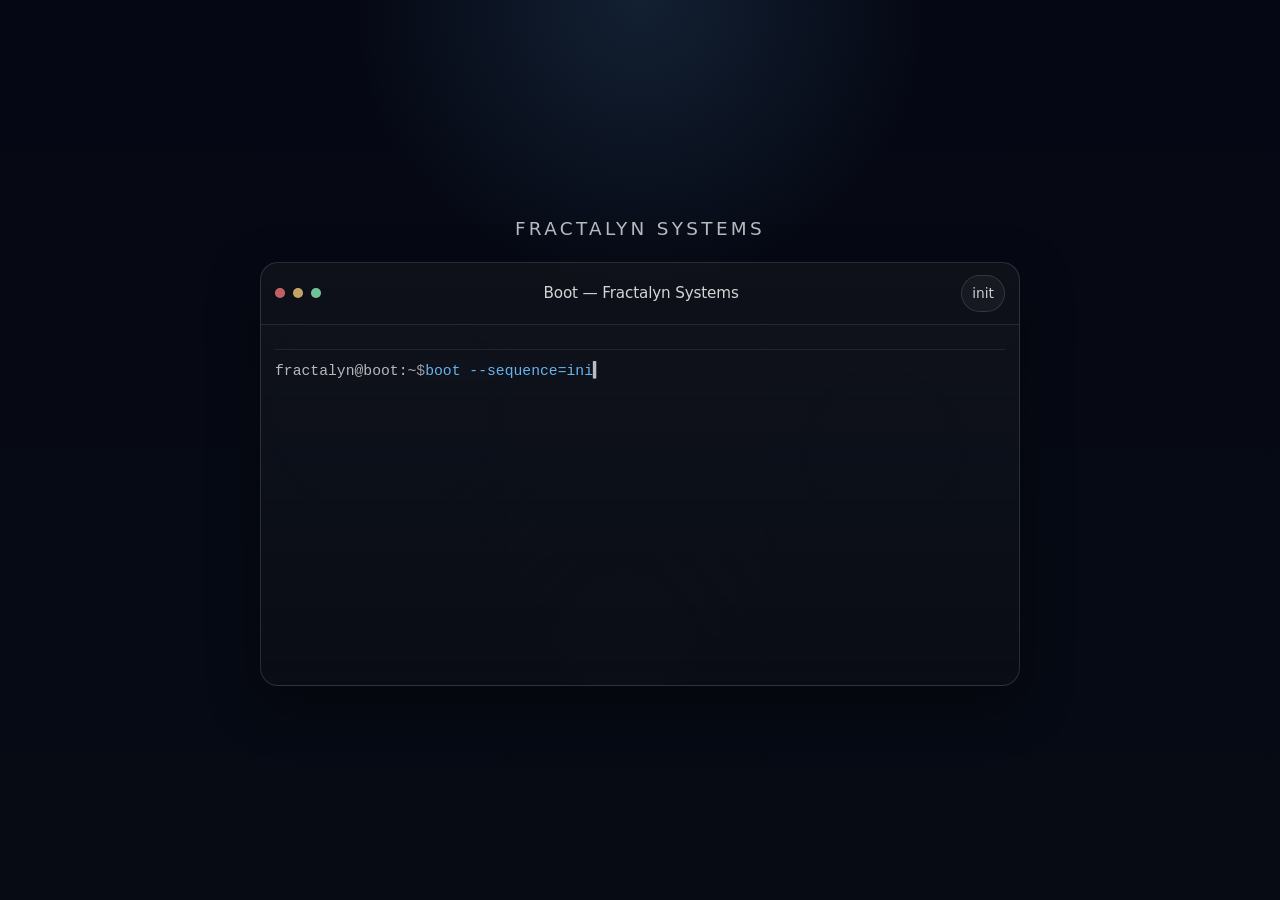
<file: index.html>
<!doctype html>
<html lang="pt-BR">
<head>
  <meta charset="utf-8" />
  <meta name="viewport" content="width=device-width, initial-scale=1" />
  <meta name="description" content="Fractalyn Systems: software sob medida com foco em performance, segurança e escala." />
  <title>Fractalyn Systems — Software sob medida</title>

  <link rel="icon" href="assets/img/favicon.svg" type="image/svg+xml">
  <link rel="preload" href="assets/css/styles.css" as="style" />
  <link rel="stylesheet" href="assets/css/styles.css" />

  <meta name="theme-color" content="#070B14" />
  <style>body.intro-loading{overflow:hidden;overscroll-behavior:none;-webkit-overflow-scrolling:auto;}body.intro-loading .site-shell{display:none !important;}body.intro-ready .site-shell{display:block !important;}</style>
</head>
<body class="intro-loading">
  <div class="intro-loader" data-intro-loader aria-hidden="true" role="presentation">
    <div class="intro-loader__inner">
      <div class="intro-loader__brand">Fractalyn Systems</div>
      <div class="term-window intro-term-window" role="img" aria-label="Terminal carregando o site com animação de deploy">
        <div class="term-topbar">
          <div class="term-dots" aria-hidden="true">
            <span class="term-dot term-dot--red"></span>
            <span class="term-dot term-dot--yellow"></span>
            <span class="term-dot term-dot--green"></span>
          </div>
          <div class="term-title" aria-hidden="true">Boot — Fractalyn Systems</div>
          <div class="term-badge" aria-hidden="true">init</div>
        </div>
        <div class="term-body" data-terminal="intro">
          <div class="term-output" aria-hidden="true"></div>
          <div class="term-input" aria-hidden="true">
            <span class="term-prompt">fractalyn@boot:~</span><span class="term-sep"> $ </span>
            <span class="term-typed"></span><span class="term-cursor">▍</span>
          </div>
        </div>
      </div>
    </div>
  </div>

  <div class="site-shell">
    <a class="skip-link" href="#main">Ir para o conteúdo</a>

    <header class="site-header">
    <div class="container header-inner">
      <a class="brand" href="index.html" aria-label="Ir para a Home">
        <img src="assets/img/logo.svg" alt="Fractalyn Systems" />
      </a>

      <div class="nav-actions">
        <nav id="primary-nav" class="primary-nav" hidden aria-label="Navegação principal">
          <div class="nav-top">
            <a class="brand" href="index.html" aria-label="Ir para a Home">
              <img src="assets/img/logo.svg" alt="Fractalyn Systems" />
            </a>
            <button id="nav-close" class="btn icon-btn" type="button" aria-label="Fechar menu">
              <svg class="icon" viewBox="0 0 24 24" fill="none" aria-hidden="true">
                <path d="M6 6L18 18M18 6L6 18" stroke="currentColor" stroke-width="2" stroke-linecap="round"/>
              </svg>
            </button>
          </div>

          <div class="nav-panel" data-nav-panel>
            <ul class="nav-list">
              <li><a class="nav-link" href="index.html" aria-current="page">Home</a></li>
<li><a class="nav-link" href="solucoes.html">Soluções</a></li>
<li><a class="nav-link" href="servicos.html">Serviços</a></li>
<li><a class="nav-link" href="cases.html">Cases</a></li>
<li><a class="nav-link" href="sobre.html">Sobre</a></li>
<li><a class="nav-link" href="contato.html">Contato</a></li>

            </ul>
          </div>

          <div class="nav-cta">
            <a class="btn btn-primary" href="contato.html">Falar com especialista</a>
            <a class="btn btn-secondary" href="cases.html">Ver projetos</a>
          </div>
        </nav>

        <a class="btn btn-primary" href="contato.html">Falar com especialista</a>

        <button id="nav-open" class="btn icon-btn" type="button"
          aria-label="Abrir menu" aria-controls="primary-nav" aria-expanded="false">
          <svg class="icon" viewBox="0 0 24 24" fill="none" aria-hidden="true">
            <circle cx="12" cy="5" r="1.8" fill="currentColor"/>
            <circle cx="12" cy="12" r="1.8" fill="currentColor"/>
            <circle cx="12" cy="19" r="1.8" fill="currentColor"/>
          </svg>
        </button>
      </div>
    </div>
  </header>

  <main id="main">
    
<section class="hero">
  <div class="container hero-grid">
    <div class="hero-copy">
      <div class="kicker">Software sem enrolação</div>
      <h1>Humm, Projetos.</h1>
      <p class="hero-lede">Faço bot para WhatsApp, sistema de estoque e site que funciona bem no celular e no PC.</p>

      <div class="hero-actions">
        <a class="btn btn-primary" href="#projetos">Ver projetos</a>
        <a class="btn btn-secondary" href="contato.html">Falar comigo</a>
      </div>

      <div class="badge-row" aria-label="Destaques">
        <span class="badge">Bot Palminha</span>
        <span class="badge">Controle de estoque</span>
        <span class="badge">Sites responsivos</span>
        <span class="badge">SQL Server</span>
      </div>

      <p class="help" style="margin-top: 14px;">Resposta rápida para entender sua ideia e passar os próximos passos.</p>
    </div>

    <div class="hero-art">
  <div class="term-window" role="img" aria-label="Simulação de terminal de deploy com animação de digitação">
    <div class="term-topbar">
      <div class="term-dots" aria-hidden="true">
        <span class="term-dot term-dot--red"></span>
        <span class="term-dot term-dot--yellow"></span>
        <span class="term-dot term-dot--green"></span>
      </div>

      <div class="term-title" aria-hidden="true">Terminal — Deploy</div>

      <div class="term-badge" aria-hidden="true">build #148</div>
    </div>

    <div class="term-body" data-terminal="hero">
      <div class="term-output" aria-hidden="true"></div>

      <div class="term-input" aria-hidden="true">
        <span class="term-prompt">fractalyn@deploy:~</span><span class="term-sep"> $ </span>
        <span class="term-typed"></span><span class="term-cursor">▍</span>
      </div>

      <p class="visually-hidden">
        Demonstração visual de logs de build, testes e deploy. Os textos são ilustrativos.
      </p>
    </div>
  </div>
</div>
  </div>
</section>
<section id="projetos" class="section">
  <div class="container">
    <div class="kicker">Projetos</div>
    <h2>Projetos feitos na prática</h2>
    <p>Sem exagero. Só o que foi feito, como funciona e onde pode ser usado.</p>

    <div class="grid grid-cards" aria-label="Projetos em destaque">
  <article class="card project-card">
    <a class="card-overlay" href="graphite-red.html" aria-label="Abrir página do tema Graphite Red"></a>
    <div class="project-header">
      <div class="project-kicker">Tema • VS Code</div>
      <h3 class="card-title">Graphite Red — Tema para VS Code</h3>
    </div>

    <p>Tema com visual limpo, contraste bom e versões dark e light.</p>

    <div class="tag-row project-tags" aria-label="Tecnologias e detalhes do projeto">
      <span class="tag">VS Code Theme</span>
      <span class="tag">UI/UX</span>
      <span class="tag">JSON</span>
      <span class="tag">MIT License</span>
    </div>

    <div class="project-actions">
      <a class="btn btn-secondary btn-sm" href="graphite-red.html">Ver detalhes</a>
      <a class="btn btn-primary btn-sm" href="https://github.com/sr4kkk/graphite-red" target="_blank" rel="noopener">Ver no GitHub</a>
    </div>
  </article>

  <article class="card project-card project-feature">
    <a class="card-overlay" href="synapse-glow.html" aria-label="Abrir página do tema Synapse Glow"></a>

    <div class="project-header">
      <div class="project-kicker">Tema • VS Code</div>
      <h3 class="card-title"><img class="proj-icon" src="assets/img/synapse-icon.png" alt="" width="20" height="20" loading="lazy" decoding="async" />✨ Synapse Glow — Tema futurista para VS Code</h3>
    </div>

    <p>Tema para VS Code com brilho leve, leitura confortável e versões dark e light.</p>

    <div class="tag-row project-tags" aria-label="Tecnologias e detalhes do projeto">
      <span class="tag">VS Code Theme</span>
      <span class="tag">UI/UX</span>
      <span class="tag">JSON</span>
      <span class="tag">MIT License</span>
    </div>

    <div class="project-actions">
      <a class="btn btn-primary btn-sm" href="https://github.com/Sr4kkk/synapse-glow" target="_blank" rel="noopener">Ver no GitHub</a>
    </div>
  </article>

  <article class="card project-card">
    <div class="project-header">
      <div class="project-kicker">Automação</div>
      <h3 class="card-title">Bot Palminha</h3>
    </div>
    <p>Bot para grupos e chat privado, com comandos, menus e respostas automáticas.</p>
    <div class="tag-row project-tags" aria-label="Tecnologias do projeto">
      <span class="tag">WhatsApp</span>
      <span class="tag">Menu interativo</span>
      <span class="tag">Automação</span>
    </div>
    <a class="card-link" href="bot-palminha.html">Ver detalhes</a>
  </article>

  <article class="card project-card">
    <div class="project-header">
      <div class="project-kicker">Sistema</div>
      <h3 class="card-title">Gerenciamento de estoque</h3>
    </div>
    <p>Sistema para cadastrar produtos, controlar entrada e saída e acompanhar o estoque.</p>
    <div class="tag-row project-tags" aria-label="Tecnologias do projeto">
      <span class="tag">SQL Server</span>
      <span class="tag">SSMS</span>
      <span class="tag">CRUD</span>
    </div>
    <a class="card-link" href="cases.html">Ver detalhes</a>
  </article>

  <article class="card project-card">
    <div class="project-header">
      <div class="project-kicker">Front-end</div>
      <h3 class="card-title">Sites rápidos e responsivos</h3>
    </div>
    <p>Landing pages e sites institucionais com acessibilidade, performance e layout à prova de quebra.</p>
    <div class="tag-row project-tags" aria-label="Tecnologias do projeto">
      <span class="tag">HTML/CSS</span>
      <span class="tag">A11y</span>
      <span class="tag">Performance</span>
    </div>
    <a class="card-link" href="cases.html">Ver detalhes</a>
  </article>
</div>

    <div style="margin-top: 18px;">
      <a class="btn btn-secondary" href="cases.html">Ver projetos</a>
    </div>
  </div>
</section>

<section class="section-tight">
  <div class="container">
    <div class="kicker">Experiência</div>
    <h2>Projetos práticos, com foco em resolver o que dói no dia a dia</h2>
    <p>Bot, sistema e site feitos para resolver problema de verdade, sem enrolação.</p>

    <div class="grid grid-logos" aria-label="Tipos de empresas atendidas">
      <div class="logo-pill">Atendimento (WhatsApp)</div>
      <div class="logo-pill">Estoque</div>
      <div class="logo-pill">Sites</div>
      <div class="logo-pill">Ferramentas (VS Code)</div>
      <div class="logo-pill">Laboratório (Mods)</div>
    </div>
  </div>
</section>
<div class="divider" role="separator" aria-hidden="true"></div>

<section class="section">
  <div class="container">
    <div class="kicker">Benefícios</div>
    <h2>Menos enrolação, mais entrega bem feita</h2>

    <div class="grid grid-cards">
      <article class="card">
        <h3 class="card-title">Arquitetura pronta para escalar</h3>
        <p>Estrutura simples e organizada para evoluir sem dor.</p>
      </article>
      <article class="card">
        <h3 class="card-title">Segurança desde o início</h3>
        <p>Validações e padrões para reduzir bugs e retrabalho.</p>
      </article>
      <article class="card">
        <h3 class="card-title">Performance e estabilidade</h3>
        <p>Código organizado para o site ou sistema rodar liso no dia a dia.</p>
      </article>
      <article class="card">
        <h3 class="card-title">UX objetiva</h3>
        <p>Interface limpa, responsiva e usável no celular.</p>
      </article>
      <article class="card">
        <h3 class="card-title">Integrações sem atrito</h3>
        <p>Integrações e banco de dados com regras claras.</p>
      </article>
      <article class="card">
        <h3 class="card-title">Organização de ponta a ponta</h3>
        <p>Checklist de QA por tela: sem quebra, sem rolagem lateral.</p>
      </article>
    </div>
  </div>
</section>

<section class="section">
  <div class="container">
    <div class="kicker">Soluções</div>
    <h2>Soluções que você consegue usar de verdade</h2>
    <p>Começamos pelo básico bem feito e evoluímos conforme a necessidade.</p>

    <div class="grid grid-cards">
<article class="card">
        <h3 class="card-title">Bot Palminha</h3>
        <p>Bot com menu, comandos rápidos e modos próprios para grupos e privado no WhatsApp.</p>
        <div class="tag-row">
          <span class="tag">Fluxos</span>
          <span class="tag">Notificações</span>
          <span class="tag">Integração</span>
        </div>
      </article>
      <article class="card">
        <h3 class="card-title">Gerenciamento de estoque</h3>
        <p>Cadastro, entradas/saídas, relatórios e controle básico por usuário.</p>
        <div class="tag-row">
          <span class="tag">SQL Server</span>
          <span class="tag">Relatórios</span>
          <span class="tag">Operação</span>
        </div>
      </article>
      <article class="card">
        <h3 class="card-title">Sites institucionais</h3>
        <p>Páginas rápidas, acessíveis e 100% responsivas — sem quebrar em telas pequenas.</p>
        <div class="tag-row">
          <span class="tag">Performance</span>
          <span class="tag">A11y</span>
          <span class="tag">SEO básico</span>
        </div>
      </article>
      <article class="card">
        <h3 class="card-title">Temas para Visual Studio Code</h3>
        <p>Identidade visual para o dia a dia: tema, cores e consistência.</p>
        <div class="tag-row">
          <span class="tag">UI</span>
          <span class="tag">Design system</span>
          <span class="tag">Produtividade</span>
        </div>
      </article>
      <article class="card">
        <h3 class="card-title">Integração com banco de dados</h3>
        <p>Modelagem simples, consultas e manutenção com foco em clareza.</p>
        <div class="tag-row">
          <span class="tag">Modelagem</span>
          <span class="tag">Consulta</span>
          <span class="tag">SSMS</span>
        </div>
      </article>
      <article class="card">
        <h3 class="card-title">Laboratório de aprendizado</h3>
        <p>Projeto usado para praticar lógica, organização de arquivos e testes de ideias.</p>
        <div class="tag-row">
          <span class="tag">Aprendizado</span>
          <span class="tag">Java</span>
          <span class="tag">Minecraft</span>
        </div>
      </article>
</div>

    <div style="margin-top: 18px; display: flex; flex-wrap: wrap; gap: 12px;">
      <a class="btn btn-primary" href="solucoes.html">Explorar soluções</a>
      <a class="btn btn-secondary" href="servicos.html">Ver serviços</a>
    </div>
  </div>
</section>

<section class="section">
  <div class="container">
    <div class="kicker">Processo</div>
    <h2>Um processo simples, sem mistério</h2>
    <p>Você vê o que está sendo feito e o que vem depois.</p>

    <div class="steps" aria-label="Passos do processo">
      <div class="step">
        <div class="step-num" aria-hidden="true">1</div>
        <div>
          <h3 class="card-title">Diagnóstico</h3>
          <p>Entendemos objetivo, restrições e prioridade.</p>
        </div>
      </div>
      <div class="step">
        <div class="step-num" aria-hidden="true">2</div>
        <div>
          <h3 class="card-title">Proposta técnica</h3>
          <p>O que vamos fazer, o que pode dar ruim e como vamos evitar.</p>
        </div>
      </div>
      <div class="step">
        <div class="step-num" aria-hidden="true">3</div>
        <div>
          <h3 class="card-title">Execução</h3>
          <p>Entregas por partes, revisão e testes por tela.</p>
        </div>
      </div>
      <div class="step">
        <div class="step-num" aria-hidden="true">4</div>
        <div>
          <h3 class="card-title">Go-live e evolução</h3>
          <p>Ajustes pós-entrega e próximos passos.</p>
        </div>
      </div>
    </div>
  </div>
</section>

<section class="section">
  <div class="container">
    <div class="kicker">O que você ganha</div>
    <h2>O resultado esperado (de forma realista)</h2>

    <div class="metrics" aria-label="Métricas ilustrativas">
      <div class="metric">
        <strong>Menos retrabalho</strong>
        <span>com automação e regras claras</span>
      </div>
      <div class="metric">
        <strong>Mais estabilidade</strong>
        <span>com validação e testes básicos</span>
      </div>
      <div class="metric">
        <strong>Evolução com controle</strong>
        <span>com escopo e prioridades definidos</span>
      </div>
    </div>

    <p class="help" style="margin-top: 14px;">A gente combina metas e limitações antes de começar.</p>
  </div>
</section>

<section class="section">
  <div class="container">
    <div class="callout">
      <h2 style="margin-bottom: 10px;">Vamos transformar sua ideia em algo que funciona.</h2>
      <p style="margin-bottom: 16px;">Conte o objetivo e eu retorno com um plano simples: escopo, prazo e próximos passos.</p>
      <div style="display:flex; flex-wrap:wrap; gap: 12px;">
        <a class="btn btn-primary" href="contato.html">Pedir orçamento</a>
        <a class="btn btn-secondary" href="contato.html#form">Enviar mensagem</a>
      </div>
      <p class="help" style="margin-top: 12px;">Objetivo: clareza.</p>
    </div>
  </div>
</section>

  </main>

  <footer class="footer">
    <div class="container">
      <div class="footer-grid">
        <div>
          <h3>Fractalyn Systems</h3>
          <p style="max-width: 42ch; margin-bottom: 0;">Projetos de bot, sistema e site feitos de forma clara e prática.</p>
        </div>
        <div>
          <h3>Empresa</h3>
          <ul>
            <li><a href="sobre.html">Sobre</a></li>
            <li><a href="cases.html">Cases</a></li>
            <li><a href="contato.html">Contato</a></li>
          </ul>
        </div>
        <div>
          <h3>Soluções</h3>
          <ul>
            <li><a href="solucoes.html#solucoes">Produtos e módulos</a></li>
            <li><a href="solucoes.html#integracoes">Integrações</a></li>
            <li><a href="solucoes.html#observabilidade">Dados & Observabilidade</a></li>
          </ul>
        </div>
        <div>
          <h3>Legal</h3>
          <ul>
            <li><a href="privacidade.html">Política de Privacidade</a></li>
          </ul>
        </div>
      </div>

      <div class="footer-meta">
        <span>© 2026 Fractalyn Systems</span>
        <span>Design minimalista • Acessível • Responsivo</span>
      </div>
    </div>
  </footer>
  </div>

  <script src="assets/js/main.js" defer></script>
  <script src="assets/js/terminal.js" defer></script>
  
</body>
</html>
</file>
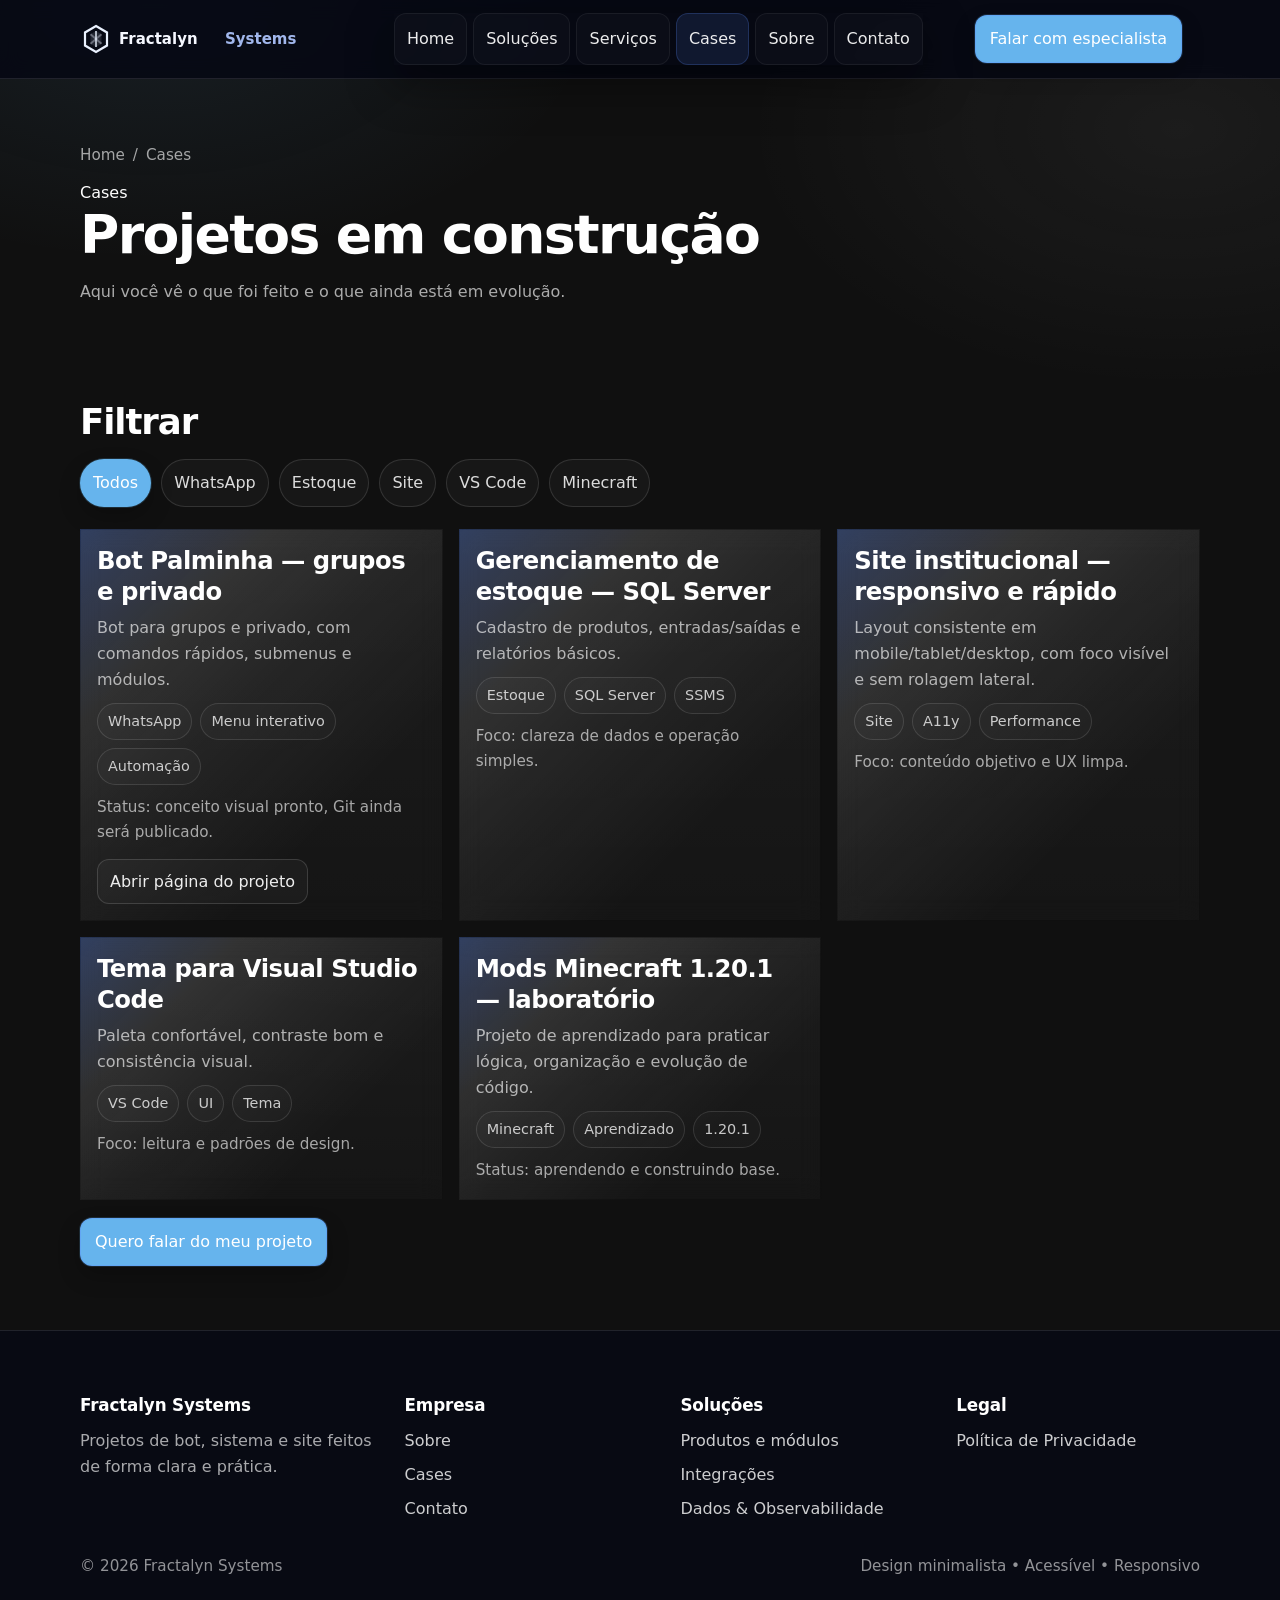
<file: cases.html>
<!doctype html>
<html lang="pt-BR">
<head>
  <meta charset="utf-8" />
  <meta name="viewport" content="width=device-width, initial-scale=1" />
  <meta name="description" content="Projetos e cases da Fractalyn Systems." />
  <title>Cases — Fractalyn Systems</title>

  <link rel="icon" href="assets/img/favicon.svg" type="image/svg+xml">
  <link rel="preload" href="assets/css/styles.css" as="style" />
  <link rel="stylesheet" href="assets/css/styles.css" />

  <meta name="theme-color" content="#070B14" />
</head>
<body>
  <a class="skip-link" href="#main">Ir para o conteúdo</a>

  <header class="site-header">
    <div class="container header-inner">
      <a class="brand" href="index.html" aria-label="Ir para a Home">
        <img src="assets/img/logo.svg" alt="Fractalyn Systems" />
      </a>

      <div class="nav-actions">
        <nav id="primary-nav" class="primary-nav" hidden aria-label="Navegação principal">
          <div class="nav-top">
            <a class="brand" href="index.html" aria-label="Ir para a Home">
              <img src="assets/img/logo.svg" alt="Fractalyn Systems" />
            </a>
            <button id="nav-close" class="btn icon-btn" type="button" aria-label="Fechar menu">
              <svg class="icon" viewBox="0 0 24 24" fill="none" aria-hidden="true">
                <path d="M6 6L18 18M18 6L6 18" stroke="currentColor" stroke-width="2" stroke-linecap="round"/>
              </svg>
            </button>
          </div>

          <div class="nav-panel" data-nav-panel>
            <ul class="nav-list">
              <li><a class="nav-link" href="index.html">Home</a></li>
<li><a class="nav-link" href="solucoes.html">Soluções</a></li>
<li><a class="nav-link" href="servicos.html">Serviços</a></li>
<li><a class="nav-link" href="cases.html" aria-current="page">Cases</a></li>
<li><a class="nav-link" href="sobre.html">Sobre</a></li>
<li><a class="nav-link" href="contato.html">Contato</a></li>

            </ul>
          </div>

          <div class="nav-cta">
            <a class="btn btn-primary" href="contato.html">Falar com especialista</a>
            <a class="btn btn-secondary" href="cases.html">Ver cases</a>
          </div>
        </nav>

        <a class="btn btn-primary" href="contato.html">Falar com especialista</a>

        <button id="nav-open" class="btn icon-btn" type="button"
          aria-label="Abrir menu" aria-controls="primary-nav" aria-expanded="false">
          <svg class="icon" viewBox="0 0 24 24" fill="none" aria-hidden="true">
            <circle cx="12" cy="5" r="1.8" fill="currentColor"/>
            <circle cx="12" cy="12" r="1.8" fill="currentColor"/>
            <circle cx="12" cy="19" r="1.8" fill="currentColor"/>
          </svg>
        </button>
      </div>
    </div>
  </header>

  <main id="main">
    
<section class="page-hero">
  <div class="container">
    <div class="breadcrumb"><a href="index.html">Home</a><span aria-hidden="true">/</span><span>Cases</span></div>
    <div class="kicker">Cases</div>
    <h1>Projetos em construção</h1>
    <p>Aqui você vê o que foi feito e o que ainda está em evolução.</p>
  </div>
</section>

<section class="section-tight" data-cases>
  <div class="container">
    <h2>Filtrar</h2>
    <div class="filters" role="group" aria-label="Filtros de projetos">
      <button class="pill" type="button" type="button" data-filter="todos" aria-pressed="true">Todos</button>
      <button class="pill" type="button" type="button" data-filter="whatsapp" aria-pressed="false">WhatsApp</button>
      <button class="pill" type="button" type="button" data-filter="estoque" aria-pressed="false">Estoque</button>
      <button class="pill" type="button" type="button" data-filter="site" aria-pressed="false">Site</button>
      <button class="pill" type="button" type="button" data-filter="vscode" aria-pressed="false">VS Code</button>
      <button class="pill" type="button" type="button" data-filter="minecraft" aria-pressed="false">Minecraft</button>
    </div>

    <div class="grid grid-cards" aria-label="Lista de projetos">
<article class="card" data-case data-tags="whatsapp">
        <h3 class="card-title">Bot Palminha — grupos e privado</h3>
        <p>Bot para grupos e privado, com comandos rápidos, submenus e módulos.</p>
        <div class="tag-row">
          <span class="tag">WhatsApp</span><span class="tag">Menu interativo</span><span class="tag">Automação</span>
        </div>
        <p class="help" style="margin-top: 10px;">Status: conceito visual pronto, Git ainda será publicado.</p>
              <div style="margin-top: 14px;"><a class="btn btn-secondary btn-sm" href="bot-palminha.html">Abrir página do projeto</a></div>
      </article>

      <article class="card" data-case data-tags="estoque">
        <h3 class="card-title">Gerenciamento de estoque — SQL Server</h3>
        <p>Cadastro de produtos, entradas/saídas e relatórios básicos.</p>
        <div class="tag-row">
          <span class="tag">Estoque</span><span class="tag">SQL Server</span><span class="tag">SSMS</span>
        </div>
        <p class="help" style="margin-top: 10px;">Foco: clareza de dados e operação simples.</p>
      </article>

      <article class="card" data-case data-tags="site">
        <h3 class="card-title">Site institucional — responsivo e rápido</h3>
        <p>Layout consistente em mobile/tablet/desktop, com foco visível e sem rolagem lateral.</p>
        <div class="tag-row">
          <span class="tag">Site</span><span class="tag">A11y</span><span class="tag">Performance</span>
        </div>
        <p class="help" style="margin-top: 10px;">Foco: conteúdo objetivo e UX limpa.</p>
      </article>

      <article class="card" data-case data-tags="vscode">
        <h3 class="card-title">Tema para Visual Studio Code</h3>
        <p>Paleta confortável, contraste bom e consistência visual.</p>
        <div class="tag-row">
          <span class="tag">VS Code</span><span class="tag">UI</span><span class="tag">Tema</span>
        </div>
        <p class="help" style="margin-top: 10px;">Foco: leitura e padrões de design.</p>
      </article>

      <article class="card" data-case data-tags="minecraft">
        <h3 class="card-title">Mods Minecraft 1.20.1 — laboratório</h3>
        <p>Projeto de aprendizado para praticar lógica, organização e evolução de código.</p>
        <div class="tag-row">
          <span class="tag">Minecraft</span><span class="tag">Aprendizado</span><span class="tag">1.20.1</span>
        </div>
        <p class="help" style="margin-top: 10px;">Status: aprendendo e construindo base.</p>
      </article>
    </div>

    <div style="margin-top: 18px;">
      <a class="btn btn-primary" href="contato.html">Quero falar do meu projeto</a>
    </div>
  </div>
</section>

  </main>

  <footer class="footer">
    <div class="container">
      <div class="footer-grid">
        <div>
          <h3>Fractalyn Systems</h3>
          <p style="max-width: 42ch; margin-bottom: 0;">Projetos de bot, sistema e site feitos de forma clara e prática.</p>
        </div>
        <div>
          <h3>Empresa</h3>
          <ul>
            <li><a href="sobre.html">Sobre</a></li>
            <li><a href="cases.html">Cases</a></li>
            <li><a href="contato.html">Contato</a></li>
          </ul>
        </div>
        <div>
          <h3>Soluções</h3>
          <ul>
            <li><a href="solucoes.html#solucoes">Produtos e módulos</a></li>
            <li><a href="solucoes.html#integracoes">Integrações</a></li>
            <li><a href="solucoes.html#observabilidade">Dados & Observabilidade</a></li>
          </ul>
        </div>
        <div>
          <h3>Legal</h3>
          <ul>
            <li><a href="privacidade.html">Política de Privacidade</a></li>
          </ul>
        </div>
      </div>

      <div class="footer-meta">
        <span>© 2026 Fractalyn Systems</span>
        <span>Design minimalista • Acessível • Responsivo</span>
      </div>
    </div>
  </footer>

  <script src="assets/js/main.js" defer></script>
  <script src="assets/js/cases.js" defer></script>
</body>
</html>
</file>
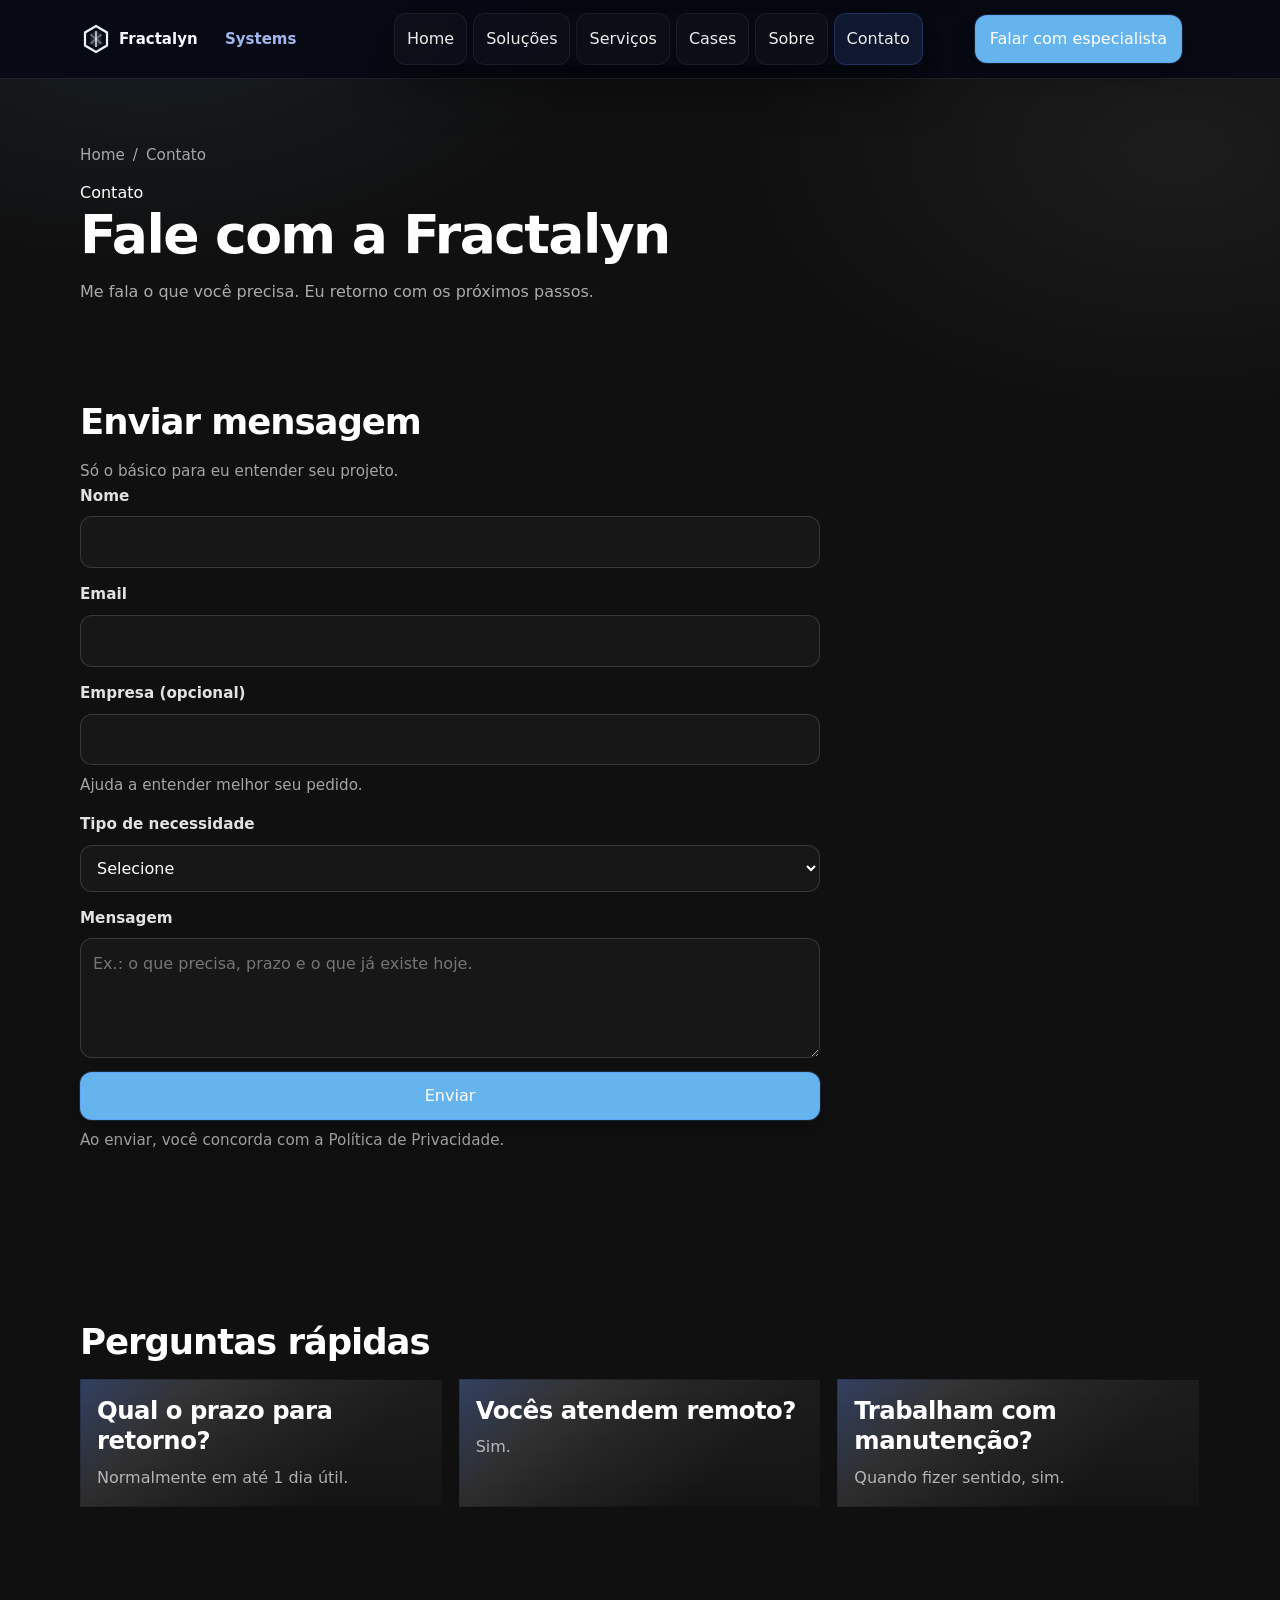
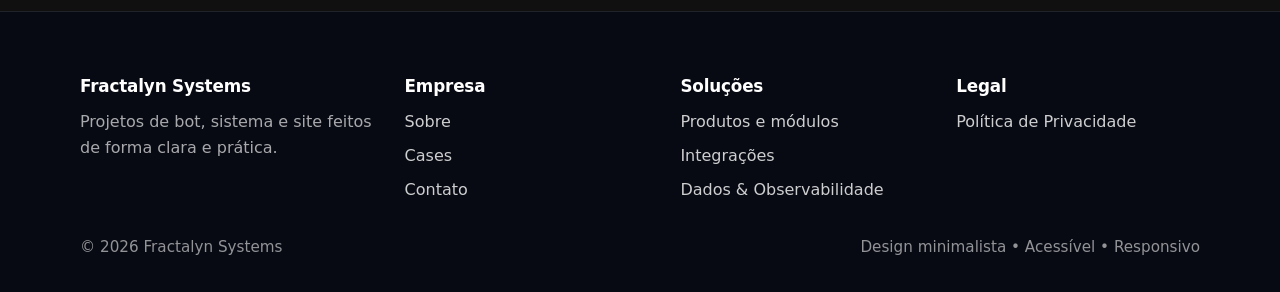
<file: contato.html>
<!doctype html>
<html lang="pt-BR">
<head>
  <meta charset="utf-8" />
  <meta name="viewport" content="width=device-width, initial-scale=1" />
  <meta name="description" content="Contato Fractalyn Systems: envie uma mensagem e retorne em até 1 dia útil." />
  <title>Contato — Fractalyn Systems</title>

  <link rel="icon" href="assets/img/favicon.svg" type="image/svg+xml">
  <link rel="preload" href="assets/css/styles.css" as="style" />
  <link rel="stylesheet" href="assets/css/styles.css" />

  <meta name="theme-color" content="#070B14" />
</head>
<body>
  <a class="skip-link" href="#main">Ir para o conteúdo</a>

  <header class="site-header">
    <div class="container header-inner">
      <a class="brand" href="index.html" aria-label="Ir para a Home">
        <img src="assets/img/logo.svg" alt="Fractalyn Systems" />
      </a>

      <div class="nav-actions">
        <nav id="primary-nav" class="primary-nav" hidden aria-label="Navegação principal">
          <div class="nav-top">
            <a class="brand" href="index.html" aria-label="Ir para a Home">
              <img src="assets/img/logo.svg" alt="Fractalyn Systems" />
            </a>
            <button id="nav-close" class="btn icon-btn" type="button" aria-label="Fechar menu">
              <svg class="icon" viewBox="0 0 24 24" fill="none" aria-hidden="true">
                <path d="M6 6L18 18M18 6L6 18" stroke="currentColor" stroke-width="2" stroke-linecap="round"/>
              </svg>
            </button>
          </div>

          <div class="nav-panel" data-nav-panel>
            <ul class="nav-list">
              <li><a class="nav-link" href="index.html">Home</a></li>
<li><a class="nav-link" href="solucoes.html">Soluções</a></li>
<li><a class="nav-link" href="servicos.html">Serviços</a></li>
<li><a class="nav-link" href="cases.html">Cases</a></li>
<li><a class="nav-link" href="sobre.html">Sobre</a></li>
<li><a class="nav-link" href="contato.html" aria-current="page">Contato</a></li>

            </ul>
          </div>

          <div class="nav-cta">
            <a class="btn btn-primary" href="contato.html">Falar com especialista</a>
            <a class="btn btn-secondary" href="cases.html">Ver cases</a>
          </div>
        </nav>

        <a class="btn btn-primary" href="contato.html">Falar com especialista</a>

        <button id="nav-open" class="btn icon-btn" type="button"
          aria-label="Abrir menu" aria-controls="primary-nav" aria-expanded="false">
          <svg class="icon" viewBox="0 0 24 24" fill="none" aria-hidden="true">
            <circle cx="12" cy="5" r="1.8" fill="currentColor"/>
            <circle cx="12" cy="12" r="1.8" fill="currentColor"/>
            <circle cx="12" cy="19" r="1.8" fill="currentColor"/>
          </svg>
        </button>
      </div>
    </div>
  </header>

  <main id="main">
    
<section class="page-hero">
  <div class="container">
    <div class="breadcrumb"><a href="index.html">Home</a><span aria-hidden="true">/</span><span>Contato</span></div>
    <div class="kicker">Contato</div>
    <h1>Fale com a Fractalyn</h1>
    <p>Me fala o que você precisa. Eu retorno com os próximos passos.</p>
  </div>
</section>

<section class="section-tight">
  <div class="container">
    <h2 id="form">Enviar mensagem</h2>
    <p class="help">Só o básico para eu entender seu projeto.</p>

    <div id="form-status" class="" hidden></div>

    <form class="form" data-contact-form novalidate>
      <div class="field">
        <label for="name">Nome</label>
        <input id="name" name="name" type="text" autocomplete="name" required />
        <p class="error" data-error-for="name" hidden></p>
      </div>

      <div class="field">
        <label for="email">Email</label>
        <input id="email" name="email" type="email" autocomplete="email" required />
        <p class="error" data-error-for="email" hidden></p>
      </div>

      <div class="field">
        <label for="company">Empresa (opcional)</label>
        <input id="company" name="company" type="text" autocomplete="organization" />
        <p class="help">Ajuda a entender melhor seu pedido.</p>
      </div>

      <div class="field">
        <label for="need">Tipo de necessidade</label>
        <select id="need" name="need" required>
          <option value="">Selecione</option>
          <option value="whatsapp">Bot WhatsApp</option>
          <option value="estoque">Sistema de estoque</option>
          <option value="site">Site institucional</option>
          <option value="vscode">Tema VS Code</option>
          <option value="outro">Outro</option>
        </select>
        <p class="error" data-error-for="need" hidden></p>
      </div>

      <div class="field">
        <label for="message">Mensagem</label>
        <textarea id="message" name="message" required placeholder="Ex.: o que precisa, prazo e o que já existe hoje."></textarea>
        <p class="error" data-error-for="message" hidden></p>
      </div>

      <div class="field">
        <button class="btn btn-primary" type="submit">Enviar</button>
        <p class="help">Ao enviar, você concorda com a <a href="privacidade.html">Política de Privacidade</a>.</p>
      </div>
    </form>
  </div>
</section>

<section class="section">
  <div class="container">
    <h2>Perguntas rápidas</h2>
    <div class="grid grid-cards">
      <div class="card">
        <h3 class="card-title">Qual o prazo para retorno?</h3>
        <p>Normalmente em até 1 dia útil.</p>
      </div>
      <div class="card">
        <h3 class="card-title">Vocês atendem remoto?</h3>
        <p>Sim.</p>
      </div>
      <div class="card">
        <h3 class="card-title">Trabalham com manutenção?</h3>
        <p>Quando fizer sentido, sim.</p>
      </div>
    </div>
  </div>
</section>

  </main>

  <footer class="footer">
    <div class="container">
      <div class="footer-grid">
        <div>
          <h3>Fractalyn Systems</h3>
          <p style="max-width: 42ch; margin-bottom: 0;">Projetos de bot, sistema e site feitos de forma clara e prática.</p>
        </div>
        <div>
          <h3>Empresa</h3>
          <ul>
            <li><a href="sobre.html">Sobre</a></li>
            <li><a href="cases.html">Cases</a></li>
            <li><a href="contato.html">Contato</a></li>
          </ul>
        </div>
        <div>
          <h3>Soluções</h3>
          <ul>
            <li><a href="solucoes.html#solucoes">Produtos e módulos</a></li>
            <li><a href="solucoes.html#integracoes">Integrações</a></li>
            <li><a href="solucoes.html#observabilidade">Dados & Observabilidade</a></li>
          </ul>
        </div>
        <div>
          <h3>Legal</h3>
          <ul>
            <li><a href="privacidade.html">Política de Privacidade</a></li>
          </ul>
        </div>
      </div>

      <div class="footer-meta">
        <span>© 2026 Fractalyn Systems</span>
        <span>Design minimalista • Acessível • Responsivo</span>
      </div>
    </div>
  </footer>

  <script src="assets/js/main.js" defer></script>
  <script src="assets/js/contact.js" defer></script>
</body>
</html>
</file>
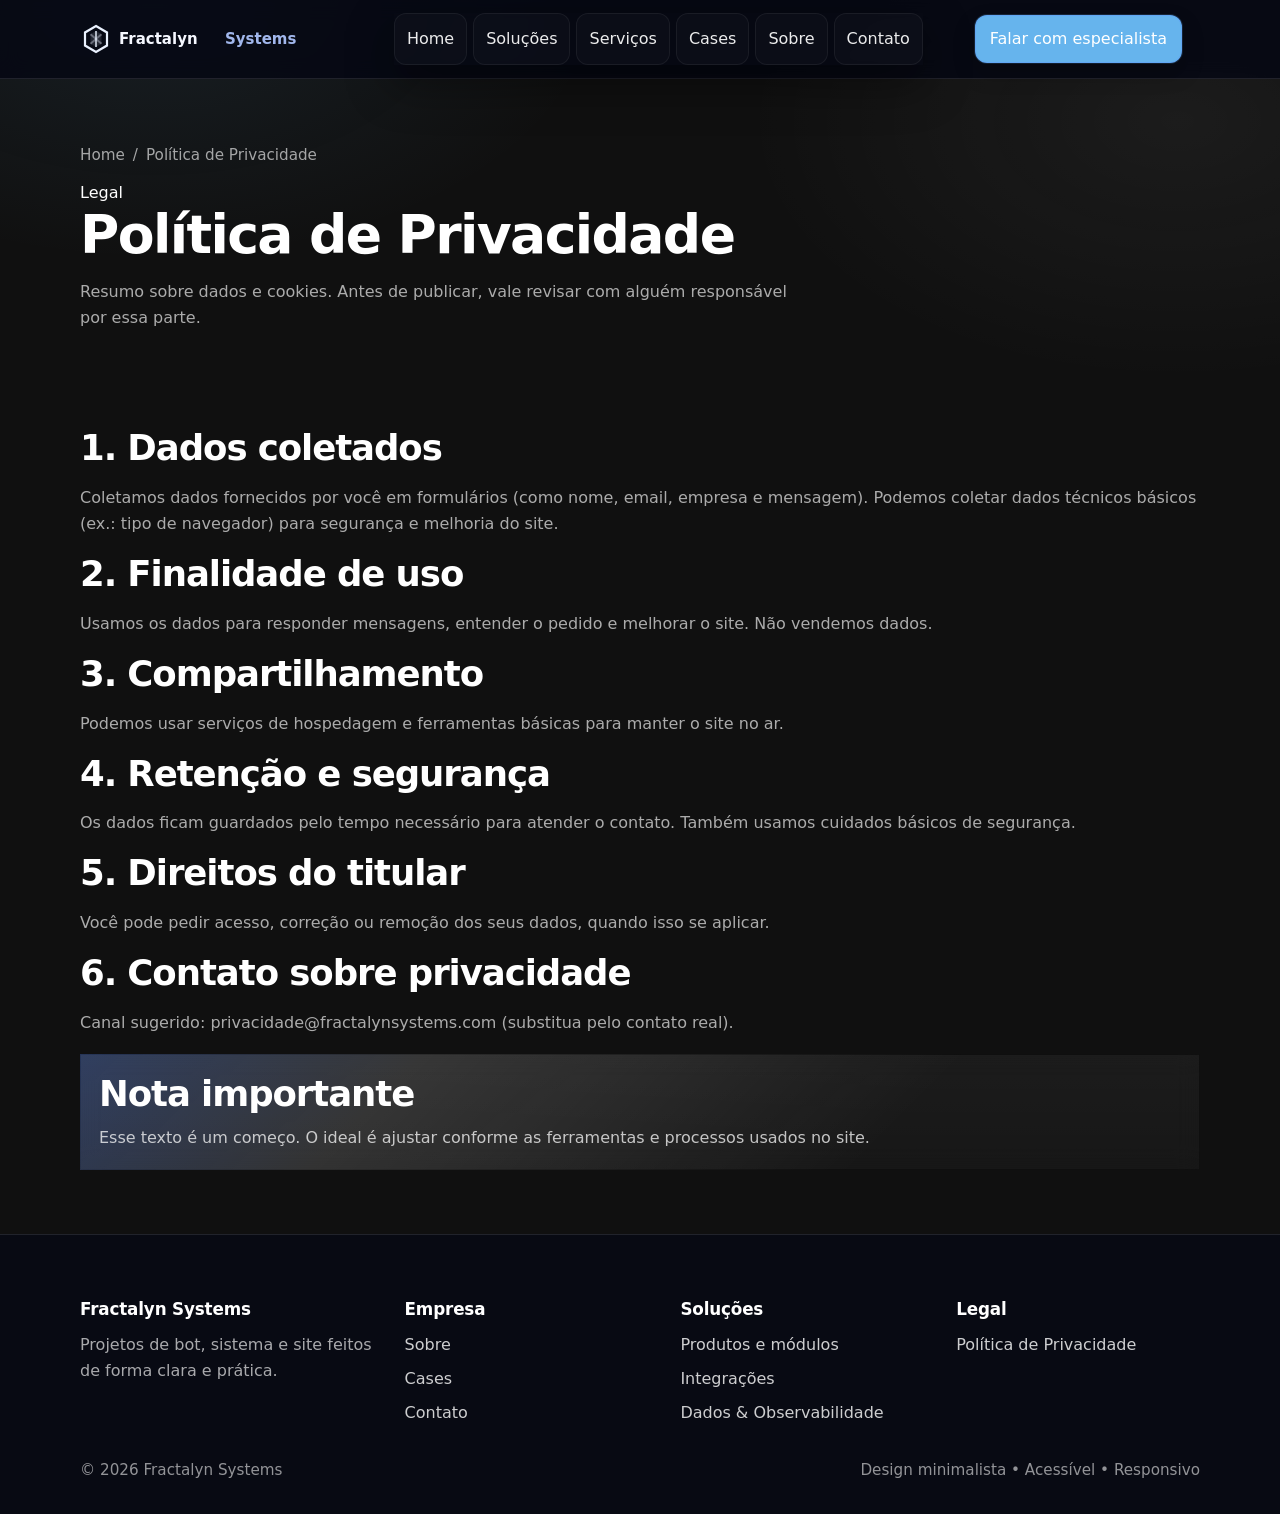
<file: privacidade.html>
<!doctype html>
<html lang="pt-BR">
<head>
  <meta charset="utf-8" />
  <meta name="viewport" content="width=device-width, initial-scale=1" />
  <meta name="description" content="Política de Privacidade da Fractalyn Systems (modelo inicial)." />
  <title>Política de Privacidade — Fractalyn Systems</title>

  <link rel="icon" href="assets/img/favicon.svg" type="image/svg+xml">
  <link rel="preload" href="assets/css/styles.css" as="style" />
  <link rel="stylesheet" href="assets/css/styles.css" />

  <meta name="theme-color" content="#070B14" />
</head>
<body>
  <a class="skip-link" href="#main">Ir para o conteúdo</a>

  <header class="site-header">
    <div class="container header-inner">
      <a class="brand" href="index.html" aria-label="Ir para a Home">
        <img src="assets/img/logo.svg" alt="Fractalyn Systems" />
      </a>

      <div class="nav-actions">
        <nav id="primary-nav" class="primary-nav" hidden aria-label="Navegação principal">
          <div class="nav-top">
            <a class="brand" href="index.html" aria-label="Ir para a Home">
              <img src="assets/img/logo.svg" alt="Fractalyn Systems" />
            </a>
            <button id="nav-close" class="btn icon-btn" type="button" aria-label="Fechar menu">
              <svg class="icon" viewBox="0 0 24 24" fill="none" aria-hidden="true">
                <path d="M6 6L18 18M18 6L6 18" stroke="currentColor" stroke-width="2" stroke-linecap="round"/>
              </svg>
            </button>
          </div>

          <div class="nav-panel" data-nav-panel>
            <ul class="nav-list">
              <li><a class="nav-link" href="index.html">Home</a></li>
<li><a class="nav-link" href="solucoes.html">Soluções</a></li>
<li><a class="nav-link" href="servicos.html">Serviços</a></li>
<li><a class="nav-link" href="cases.html">Cases</a></li>
<li><a class="nav-link" href="sobre.html">Sobre</a></li>
<li><a class="nav-link" href="contato.html">Contato</a></li>

            </ul>
          </div>

          <div class="nav-cta">
            <a class="btn btn-primary" href="contato.html">Falar com especialista</a>
            <a class="btn btn-secondary" href="cases.html">Ver cases</a>
          </div>
        </nav>

        <a class="btn btn-primary" href="contato.html">Falar com especialista</a>

        <button id="nav-open" class="btn icon-btn" type="button"
          aria-label="Abrir menu" aria-controls="primary-nav" aria-expanded="false">
          <svg class="icon" viewBox="0 0 24 24" fill="none" aria-hidden="true">
            <circle cx="12" cy="5" r="1.8" fill="currentColor"/>
            <circle cx="12" cy="12" r="1.8" fill="currentColor"/>
            <circle cx="12" cy="19" r="1.8" fill="currentColor"/>
          </svg>
        </button>
      </div>
    </div>
  </header>

  <main id="main">
    
<section class="page-hero">
  <div class="container">
    <div class="breadcrumb"><a href="index.html">Home</a><span aria-hidden="true">/</span><span>Política de Privacidade</span></div>
    <div class="kicker">Legal</div>
    <h1>Política de Privacidade</h1>
    <p>Resumo sobre dados e cookies. Antes de publicar, vale revisar com alguém responsável por essa parte.</p>
  </div>
</section>

<section class="section-tight">
  <div class="container">
    <h2>1. Dados coletados</h2>
    <p>Coletamos dados fornecidos por você em formulários (como nome, email, empresa e mensagem). Podemos coletar dados técnicos básicos (ex.: tipo de navegador) para segurança e melhoria do site.</p>

    <h2>2. Finalidade de uso</h2>
    <p>Usamos os dados para responder mensagens, entender o pedido e melhorar o site. Não vendemos dados.</p>

    <h2>3. Compartilhamento</h2>
    <p>Podemos usar serviços de hospedagem e ferramentas básicas para manter o site no ar.</p>

    <h2>4. Retenção e segurança</h2>
    <p>Os dados ficam guardados pelo tempo necessário para atender o contato. Também usamos cuidados básicos de segurança.</p>

    <h2>5. Direitos do titular</h2>
    <p>Você pode pedir acesso, correção ou remoção dos seus dados, quando isso se aplicar.</p>

    <h2>6. Contato sobre privacidade</h2>
    <p>Canal sugerido: privacidade@fractalynsystems.com (substitua pelo contato real).</p>

    <div class="callout" style="margin-top: 18px;">
      <h2 style="margin-bottom: 10px;">Nota importante</h2>
      <p style="margin-bottom: 0;">Esse texto é um começo. O ideal é ajustar conforme as ferramentas e processos usados no site.</p>
    </div>
  </div>
</section>

  </main>

  <footer class="footer">
    <div class="container">
      <div class="footer-grid">
        <div>
          <h3>Fractalyn Systems</h3>
          <p style="max-width: 42ch; margin-bottom: 0;">Projetos de bot, sistema e site feitos de forma clara e prática.</p>
        </div>
        <div>
          <h3>Empresa</h3>
          <ul>
            <li><a href="sobre.html">Sobre</a></li>
            <li><a href="cases.html">Cases</a></li>
            <li><a href="contato.html">Contato</a></li>
          </ul>
        </div>
        <div>
          <h3>Soluções</h3>
          <ul>
            <li><a href="solucoes.html#solucoes">Produtos e módulos</a></li>
            <li><a href="solucoes.html#integracoes">Integrações</a></li>
            <li><a href="solucoes.html#observabilidade">Dados & Observabilidade</a></li>
          </ul>
        </div>
        <div>
          <h3>Legal</h3>
          <ul>
            <li><a href="privacidade.html">Política de Privacidade</a></li>
          </ul>
        </div>
      </div>

      <div class="footer-meta">
        <span>© 2026 Fractalyn Systems</span>
        <span>Design minimalista • Acessível • Responsivo</span>
      </div>
    </div>
  </footer>

  <script src="assets/js/main.js" defer></script>
  
</body>
</html>
</file>
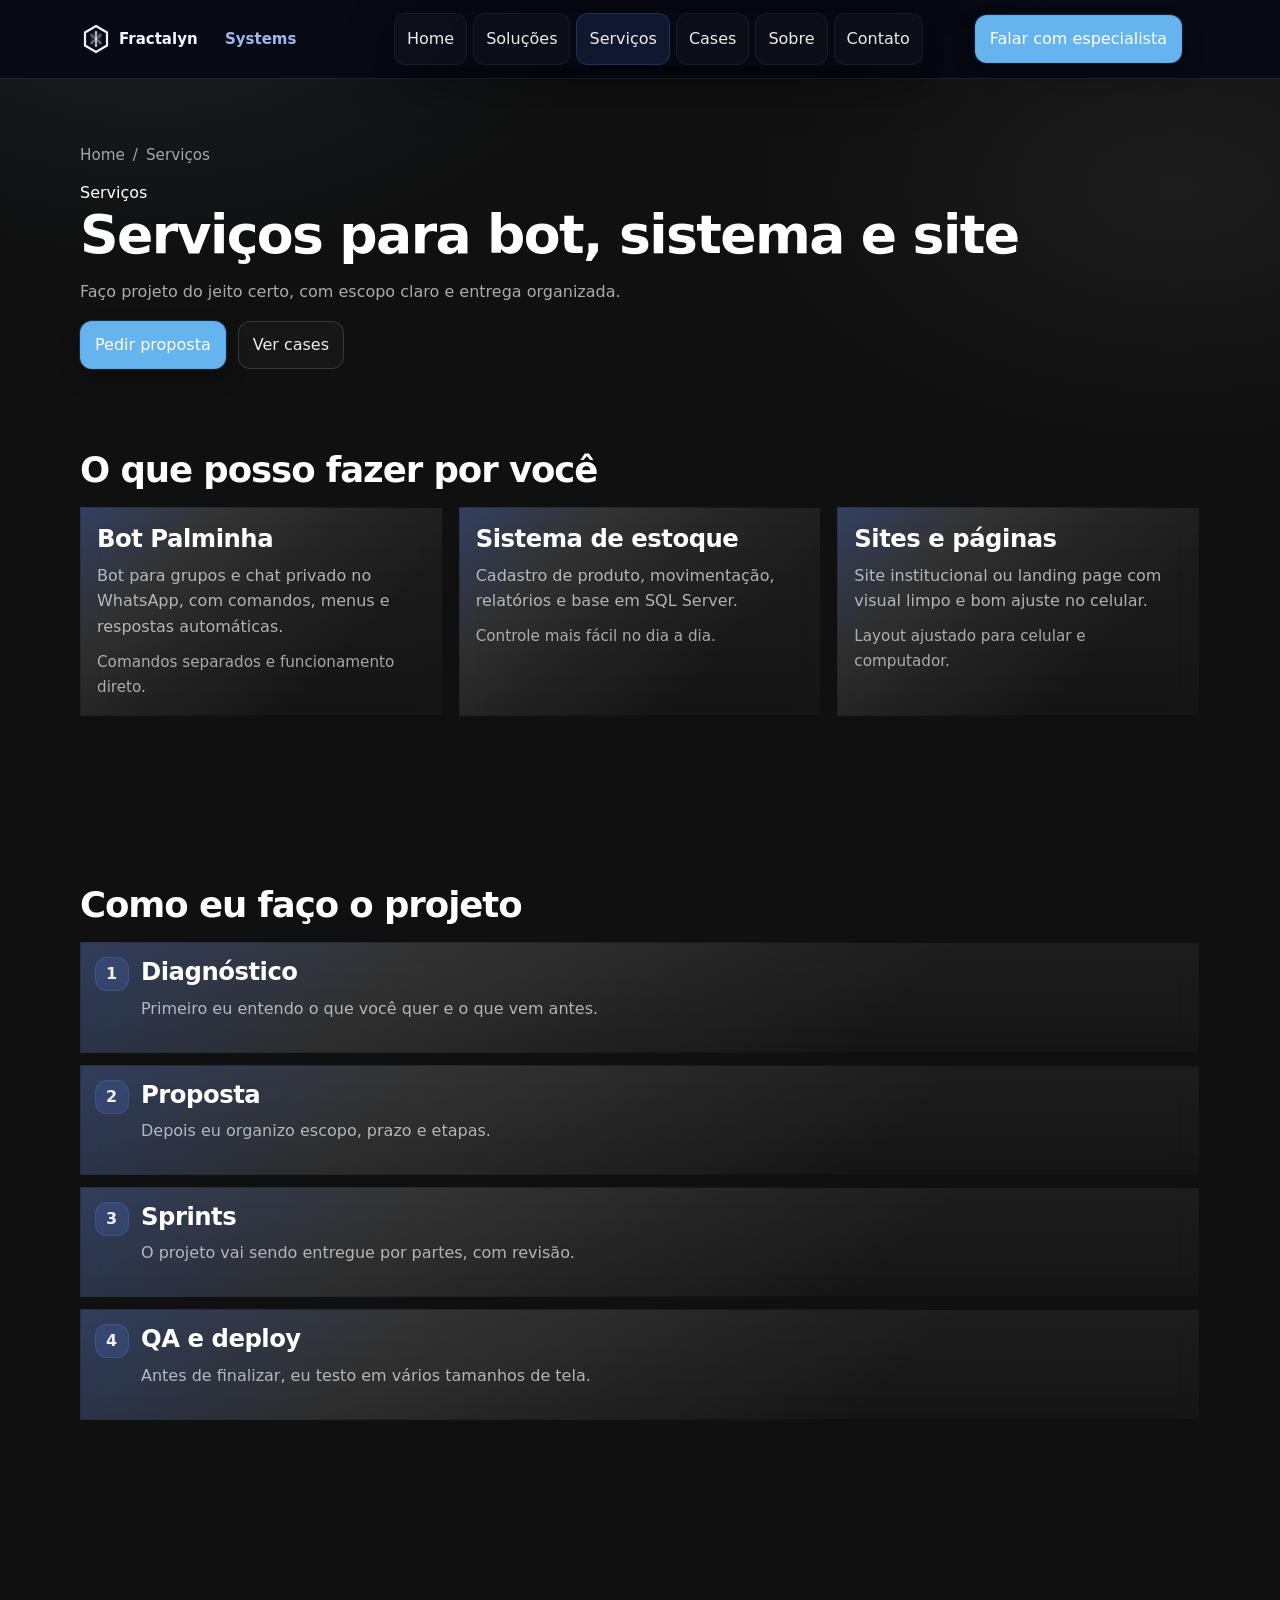
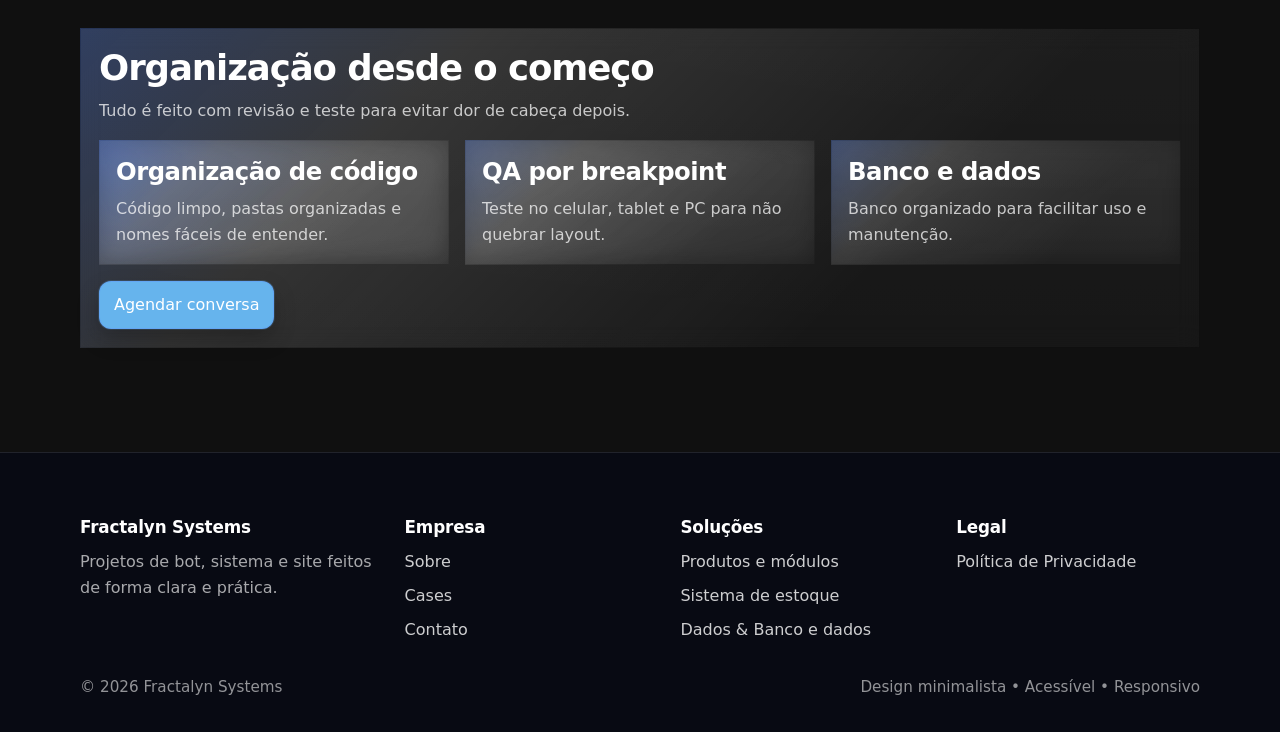
<file: servicos.html>
<!doctype html>
<html lang="pt-BR">
<head>
  <meta charset="utf-8" />
  <meta name="viewport" content="width=device-width, initial-scale=1" />
  <meta name="description" content="Serviços da Fractalyn Systems: desenvolvimento sob medida, integrações e consultoria." />
  <title>Serviços — Fractalyn Systems</title>

  <link rel="icon" href="assets/img/favicon.svg" type="image/svg+xml">
  <link rel="preload" href="assets/css/styles.css" as="style" />
  <link rel="stylesheet" href="assets/css/styles.css" />

  <meta name="theme-color" content="#070B14" />
</head>
<body>
  <a class="skip-link" href="#main">Ir para o conteúdo</a>

  <header class="site-header">
    <div class="container header-inner">
      <a class="brand" href="index.html" aria-label="Ir para a Home">
        <img src="assets/img/logo.svg" alt="Fractalyn Systems" />
      </a>

      <div class="nav-actions">
        <nav id="primary-nav" class="primary-nav" hidden aria-label="Navegação principal">
          <div class="nav-top">
            <a class="brand" href="index.html" aria-label="Ir para a Home">
              <img src="assets/img/logo.svg" alt="Fractalyn Systems" />
            </a>
            <button id="nav-close" class="btn icon-btn" type="button" aria-label="Fechar menu">
              <svg class="icon" viewBox="0 0 24 24" fill="none" aria-hidden="true">
                <path d="M6 6L18 18M18 6L6 18" stroke="currentColor" stroke-width="2" stroke-linecap="round"/>
              </svg>
            </button>
          </div>

          <div class="nav-panel" data-nav-panel>
            <ul class="nav-list">
              <li><a class="nav-link" href="index.html">Home</a></li>
<li><a class="nav-link" href="solucoes.html">Soluções</a></li>
<li><a class="nav-link" href="servicos.html" aria-current="page">Serviços</a></li>
<li><a class="nav-link" href="cases.html">Cases</a></li>
<li><a class="nav-link" href="sobre.html">Sobre</a></li>
<li><a class="nav-link" href="contato.html">Contato</a></li>

            </ul>
          </div>

          <div class="nav-cta">
            <a class="btn btn-primary" href="contato.html">Falar com especialista</a>
            <a class="btn btn-secondary" href="cases.html">Ver cases</a>
          </div>
        </nav>

        <a class="btn btn-primary" href="contato.html">Falar com especialista</a>

        <button id="nav-open" class="btn icon-btn" type="button"
          aria-label="Abrir menu" aria-controls="primary-nav" aria-expanded="false">
          <svg class="icon" viewBox="0 0 24 24" fill="none" aria-hidden="true">
            <circle cx="12" cy="5" r="1.8" fill="currentColor"/>
            <circle cx="12" cy="12" r="1.8" fill="currentColor"/>
            <circle cx="12" cy="19" r="1.8" fill="currentColor"/>
          </svg>
        </button>
      </div>
    </div>
  </header>

  <main id="main">
    
<section class="page-hero">
  <div class="container">
    <div class="breadcrumb"><a href="index.html">Home</a><span aria-hidden="true">/</span><span>Serviços</span></div>
    <div class="kicker">Serviços</div>
    <h1>Serviços para bot, sistema e site</h1>
    <p>Faço projeto do jeito certo, com escopo claro e entrega organizada.</p>
    <div class="hero-actions" style="margin-top: 16px;">
      <a class="btn btn-primary" href="contato.html">Pedir proposta</a>
      <a class="btn btn-secondary" href="cases.html">Ver cases</a>
    </div>
  </div>
</section>

<section class="section-tight">
  <div class="container">
    <h2>O que posso fazer por você</h2>
    <div class="grid grid-cards">
      <article class="card">
        <h3 class="card-title">Bot Palminha</h3>
        <p>Bot para grupos e chat privado no WhatsApp, com comandos, menus e respostas automáticas.</p>
        <p class="help" style="margin-top: 10px;">Comandos separados e funcionamento direto.</p>
      </article>
      <article class="card">
        <h3 class="card-title">Sistema de estoque</h3>
        <p>Cadastro de produto, movimentação, relatórios e base em SQL Server.</p>
        <p class="help" style="margin-top: 10px;">Controle mais fácil no dia a dia.</p>
      </article>
      <article class="card">
        <h3 class="card-title">Sites e páginas</h3>
        <p>Site institucional ou landing page com visual limpo e bom ajuste no celular.</p>
        <p class="help" style="margin-top: 10px;">Layout ajustado para celular e computador.</p>
      </article>
    </div>
  </div>
</section>

<section class="section">
  <div class="container">
    <h2>Como eu faço o projeto</h2>
    <div class="steps">
      <div class="step">
        <div class="step-num" aria-hidden="true">1</div>
        <div>
          <h3 class="card-title">Diagnóstico</h3>
          <p>Primeiro eu entendo o que você quer e o que vem antes.</p>
        </div>
      </div>
      <div class="step">
        <div class="step-num" aria-hidden="true">2</div>
        <div>
          <h3 class="card-title">Proposta</h3>
          <p>Depois eu organizo escopo, prazo e etapas.</p>
        </div>
      </div>
      <div class="step">
        <div class="step-num" aria-hidden="true">3</div>
        <div>
          <h3 class="card-title">Sprints</h3>
          <p>O projeto vai sendo entregue por partes, com revisão.</p>
        </div>
      </div>
      <div class="step">
        <div class="step-num" aria-hidden="true">4</div>
        <div>
          <h3 class="card-title">QA e deploy</h3>
          <p>Antes de finalizar, eu testo em vários tamanhos de tela.</p>
        </div>
      </div>
    </div>
  </div>
</section>

<section class="section">
  <div class="container">
    <div class="callout">
      <h2 style="margin-bottom: 10px;">Organização desde o começo</h2>
      <p style="margin-bottom: 16px;">Tudo é feito com revisão e teste para evitar dor de cabeça depois.</p>
      <div class="grid grid-cards">
        <div class="card">
          <h3 class="card-title">Organização de código</h3>
          <p>Código limpo, pastas organizadas e nomes fáceis de entender.</p>
        </div>
        <div class="card">
          <h3 class="card-title">QA por breakpoint</h3>
          <p>Teste no celular, tablet e PC para não quebrar layout.</p>
        </div>
        <div class="card">
          <h3 class="card-title">Banco e dados</h3>
          <p>Banco organizado para facilitar uso e manutenção.</p>
        </div>
      </div>
      <div style="margin-top: 16px;">
        <a class="btn btn-primary" href="contato.html">Agendar conversa</a>
      </div>
    </div>
  </div>
</section>

  </main>

  <footer class="footer">
    <div class="container">
      <div class="footer-grid">
        <div>
          <h3>Fractalyn Systems</h3>
          <p style="max-width: 42ch; margin-bottom: 0;">Projetos de bot, sistema e site feitos de forma clara e prática.</p>
        </div>
        <div>
          <h3>Empresa</h3>
          <ul>
            <li><a href="sobre.html">Sobre</a></li>
            <li><a href="cases.html">Cases</a></li>
            <li><a href="contato.html">Contato</a></li>
          </ul>
        </div>
        <div>
          <h3>Soluções</h3>
          <ul>
            <li><a href="solucoes.html#solucoes">Produtos e módulos</a></li>
            <li><a href="solucoes.html#integracoes">Sistema de estoque</a></li>
            <li><a href="solucoes.html#observabilidade">Dados & Banco e dados</a></li>
          </ul>
        </div>
        <div>
          <h3>Legal</h3>
          <ul>
            <li><a href="privacidade.html">Política de Privacidade</a></li>
          </ul>
        </div>
      </div>

      <div class="footer-meta">
        <span>© 2026 Fractalyn Systems</span>
        <span>Design minimalista • Acessível • Responsivo</span>
      </div>
    </div>
  </footer>

  <script src="assets/js/main.js" defer></script>
  
</body>
</html>
</file>
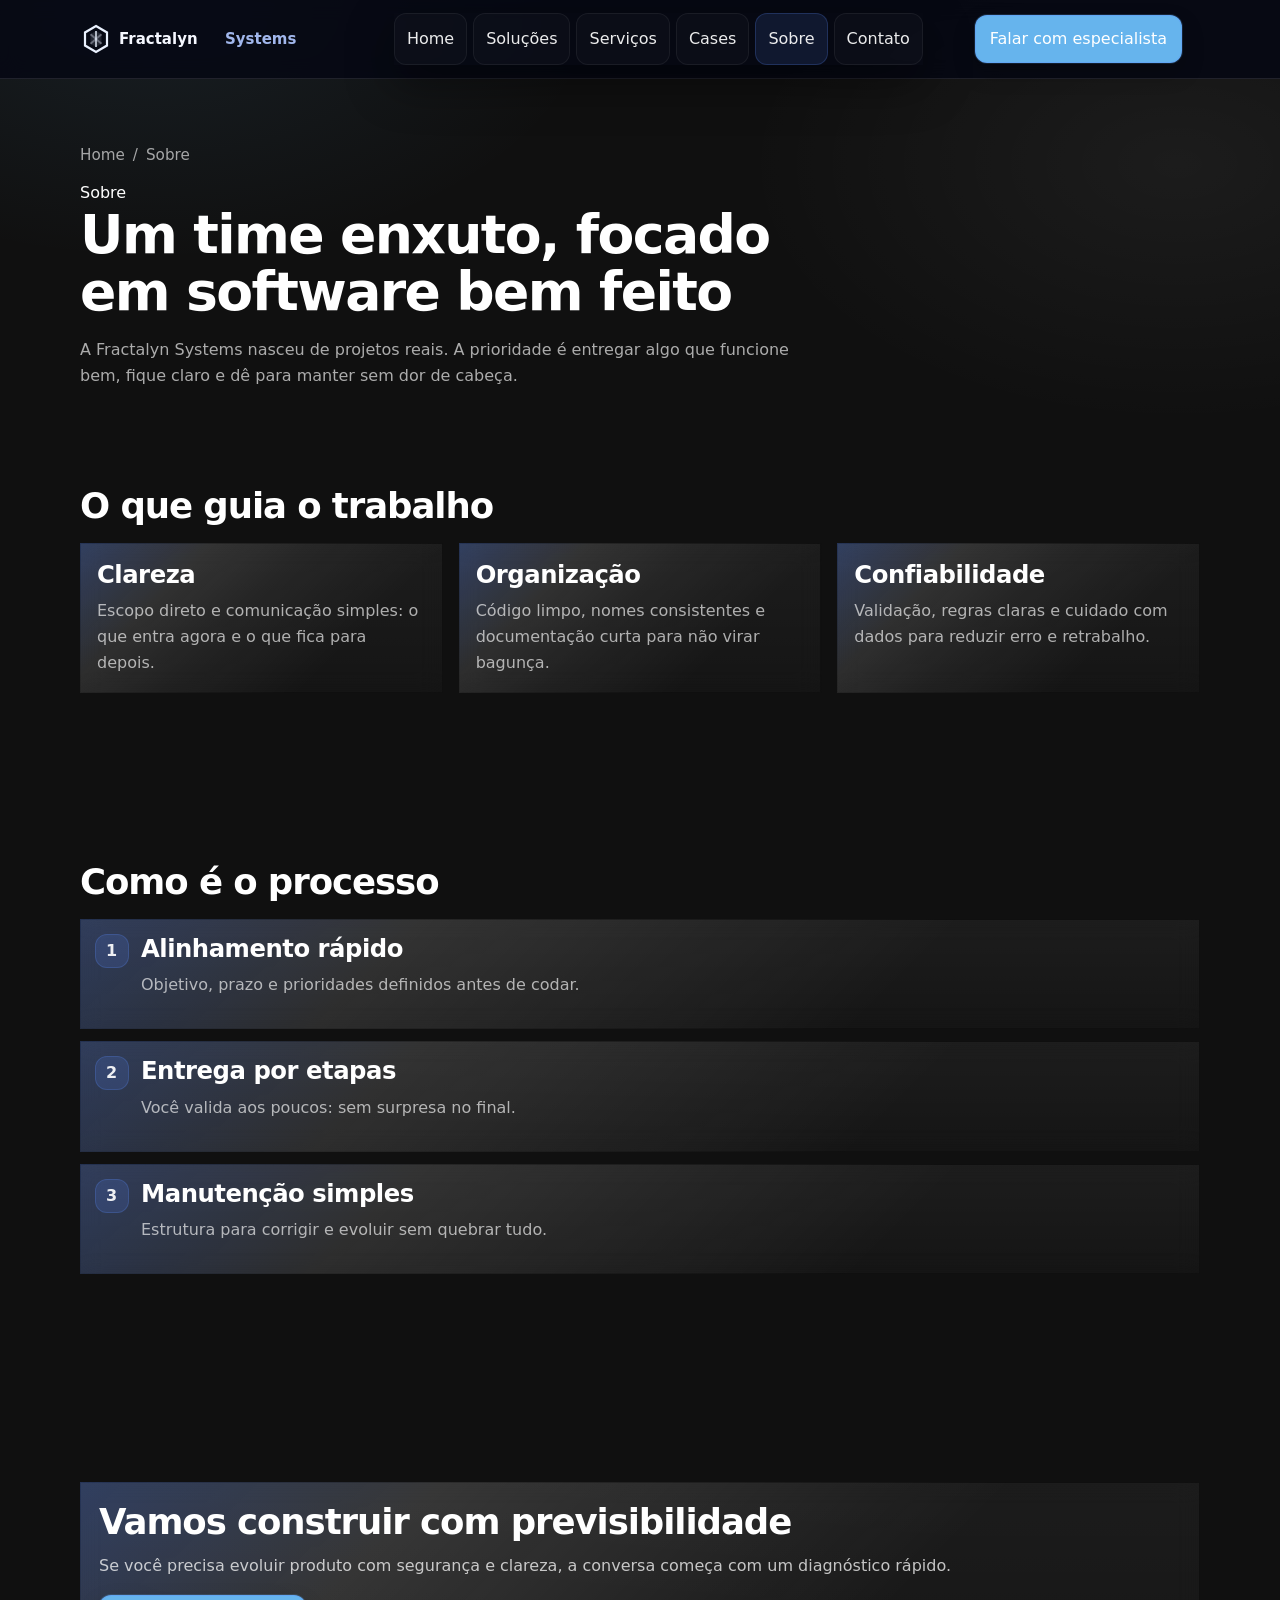
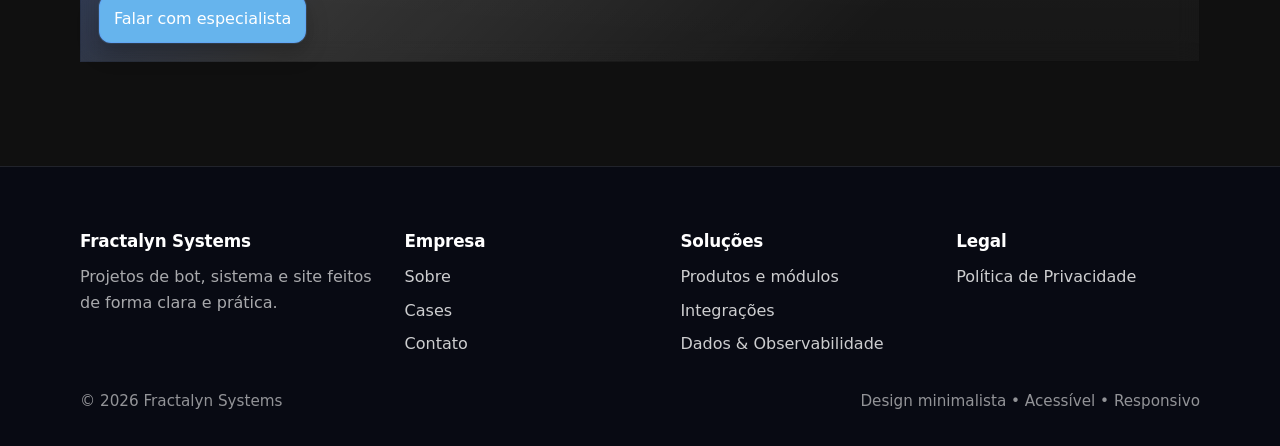
<file: sobre.html>
<!doctype html>
<html lang="pt-BR">
<head>
  <meta charset="utf-8" />
  <meta name="viewport" content="width=device-width, initial-scale=1" />
  <meta name="description" content="Sobre a Fractalyn Systems: princípios, processo e foco em qualidade." />
  <title>Sobre — Fractalyn Systems</title>

  <link rel="icon" href="assets/img/favicon.svg" type="image/svg+xml">
  <link rel="preload" href="assets/css/styles.css" as="style" />
  <link rel="stylesheet" href="assets/css/styles.css" />

  <meta name="theme-color" content="#070B14" />
</head>
<body>
  <a class="skip-link" href="#main">Ir para o conteúdo</a>

  <header class="site-header">
    <div class="container header-inner">
      <a class="brand" href="index.html" aria-label="Ir para a Home">
        <img src="assets/img/logo.svg" alt="Fractalyn Systems" />
      </a>

      <div class="nav-actions">
        <nav id="primary-nav" class="primary-nav" hidden aria-label="Navegação principal">
          <div class="nav-top">
            <a class="brand" href="index.html" aria-label="Ir para a Home">
              <img src="assets/img/logo.svg" alt="Fractalyn Systems" />
            </a>
            <button id="nav-close" class="btn icon-btn" type="button" aria-label="Fechar menu">
              <svg class="icon" viewBox="0 0 24 24" fill="none" aria-hidden="true">
                <path d="M6 6L18 18M18 6L6 18" stroke="currentColor" stroke-width="2" stroke-linecap="round"/>
              </svg>
            </button>
          </div>

          <div class="nav-panel" data-nav-panel>
            <ul class="nav-list">
              <li><a class="nav-link" href="index.html">Home</a></li>
<li><a class="nav-link" href="solucoes.html">Soluções</a></li>
<li><a class="nav-link" href="servicos.html">Serviços</a></li>
<li><a class="nav-link" href="cases.html">Cases</a></li>
<li><a class="nav-link" href="sobre.html" aria-current="page">Sobre</a></li>
<li><a class="nav-link" href="contato.html">Contato</a></li>

            </ul>
          </div>

          <div class="nav-cta">
            <a class="btn btn-primary" href="contato.html">Falar com especialista</a>
            <a class="btn btn-secondary" href="cases.html">Ver cases</a>
          </div>
        </nav>

        <a class="btn btn-primary" href="contato.html">Falar com especialista</a>

        <button id="nav-open" class="btn icon-btn" type="button"
          aria-label="Abrir menu" aria-controls="primary-nav" aria-expanded="false">
          <svg class="icon" viewBox="0 0 24 24" fill="none" aria-hidden="true">
            <circle cx="12" cy="5" r="1.8" fill="currentColor"/>
            <circle cx="12" cy="12" r="1.8" fill="currentColor"/>
            <circle cx="12" cy="19" r="1.8" fill="currentColor"/>
          </svg>
        </button>
      </div>
    </div>
  </header>

  <main id="main">
    
<section class="page-hero">
  <div class="container">
    <div class="breadcrumb"><a href="index.html">Home</a><span aria-hidden="true">/</span><span>Sobre</span></div>
    <div class="kicker">Sobre</div>
    <h1>Um time enxuto, focado em software bem feito</h1>
    <p>A Fractalyn Systems nasceu de projetos reais. A prioridade é entregar algo que funcione bem, fique claro e dê para manter sem dor de cabeça.</p>
  </div>
</section>

<section class="section-tight">
  <div class="container">
    <h2>O que guia o trabalho</h2>
    <div class="grid grid-cards">
      <article class="card">
        <h3 class="card-title">Clareza</h3>
        <p>Escopo direto e comunicação simples: o que entra agora e o que fica para depois.</p>
      </article>
      <article class="card">
        <h3 class="card-title">Organização</h3>
        <p>Código limpo, nomes consistentes e documentação curta para não virar bagunça.</p>
      </article>
      <article class="card">
        <h3 class="card-title">Confiabilidade</h3>
        <p>Validação, regras claras e cuidado com dados para reduzir erro e retrabalho.</p>
      </article>
    </div>
  </div>
</section>

<section class="section">
  <div class="container">
    <h2>Como é o processo</h2>
    <div class="steps">
      <div class="step">
        <div class="step-num" aria-hidden="true">1</div>
        <div>
          <h3 class="card-title">Alinhamento rápido</h3>
          <p>Objetivo, prazo e prioridades definidos antes de codar.</p>
        </div>
      </div>
      <div class="step">
        <div class="step-num" aria-hidden="true">2</div>
        <div>
          <h3 class="card-title">Entrega por etapas</h3>
          <p>Você valida aos poucos: sem surpresa no final.</p>
        </div>
      </div>
      <div class="step">
        <div class="step-num" aria-hidden="true">3</div>
        <div>
          <h3 class="card-title">Manutenção simples</h3>
          <p>Estrutura para corrigir e evoluir sem quebrar tudo.</p>
        </div>
      </div>
    </div>
  </div>
</section>

<section class="section">
  <div class="container">
    <div class="callout">
      <h2 style="margin-bottom: 10px;">Vamos construir com previsibilidade</h2>
      <p style="margin-bottom: 16px;">Se você precisa evoluir produto com segurança e clareza, a conversa começa com um diagnóstico rápido.</p>
      <a class="btn btn-primary" href="contato.html">Falar com especialista</a>
    </div>
  </div>
</section>

  </main>

  <footer class="footer">
    <div class="container">
      <div class="footer-grid">
        <div>
          <h3>Fractalyn Systems</h3>
          <p style="max-width: 42ch; margin-bottom: 0;">Projetos de bot, sistema e site feitos de forma clara e prática.</p>
        </div>
        <div>
          <h3>Empresa</h3>
          <ul>
            <li><a href="sobre.html">Sobre</a></li>
            <li><a href="cases.html">Cases</a></li>
            <li><a href="contato.html">Contato</a></li>
          </ul>
        </div>
        <div>
          <h3>Soluções</h3>
          <ul>
            <li><a href="solucoes.html#solucoes">Produtos e módulos</a></li>
            <li><a href="solucoes.html#integracoes">Integrações</a></li>
            <li><a href="solucoes.html#observabilidade">Dados & Observabilidade</a></li>
          </ul>
        </div>
        <div>
          <h3>Legal</h3>
          <ul>
            <li><a href="privacidade.html">Política de Privacidade</a></li>
          </ul>
        </div>
      </div>

      <div class="footer-meta">
        <span>© 2026 Fractalyn Systems</span>
        <span>Design minimalista • Acessível • Responsivo</span>
      </div>
    </div>
  </footer>

  <script src="assets/js/main.js" defer></script>
  
</body>
</html>
</file>
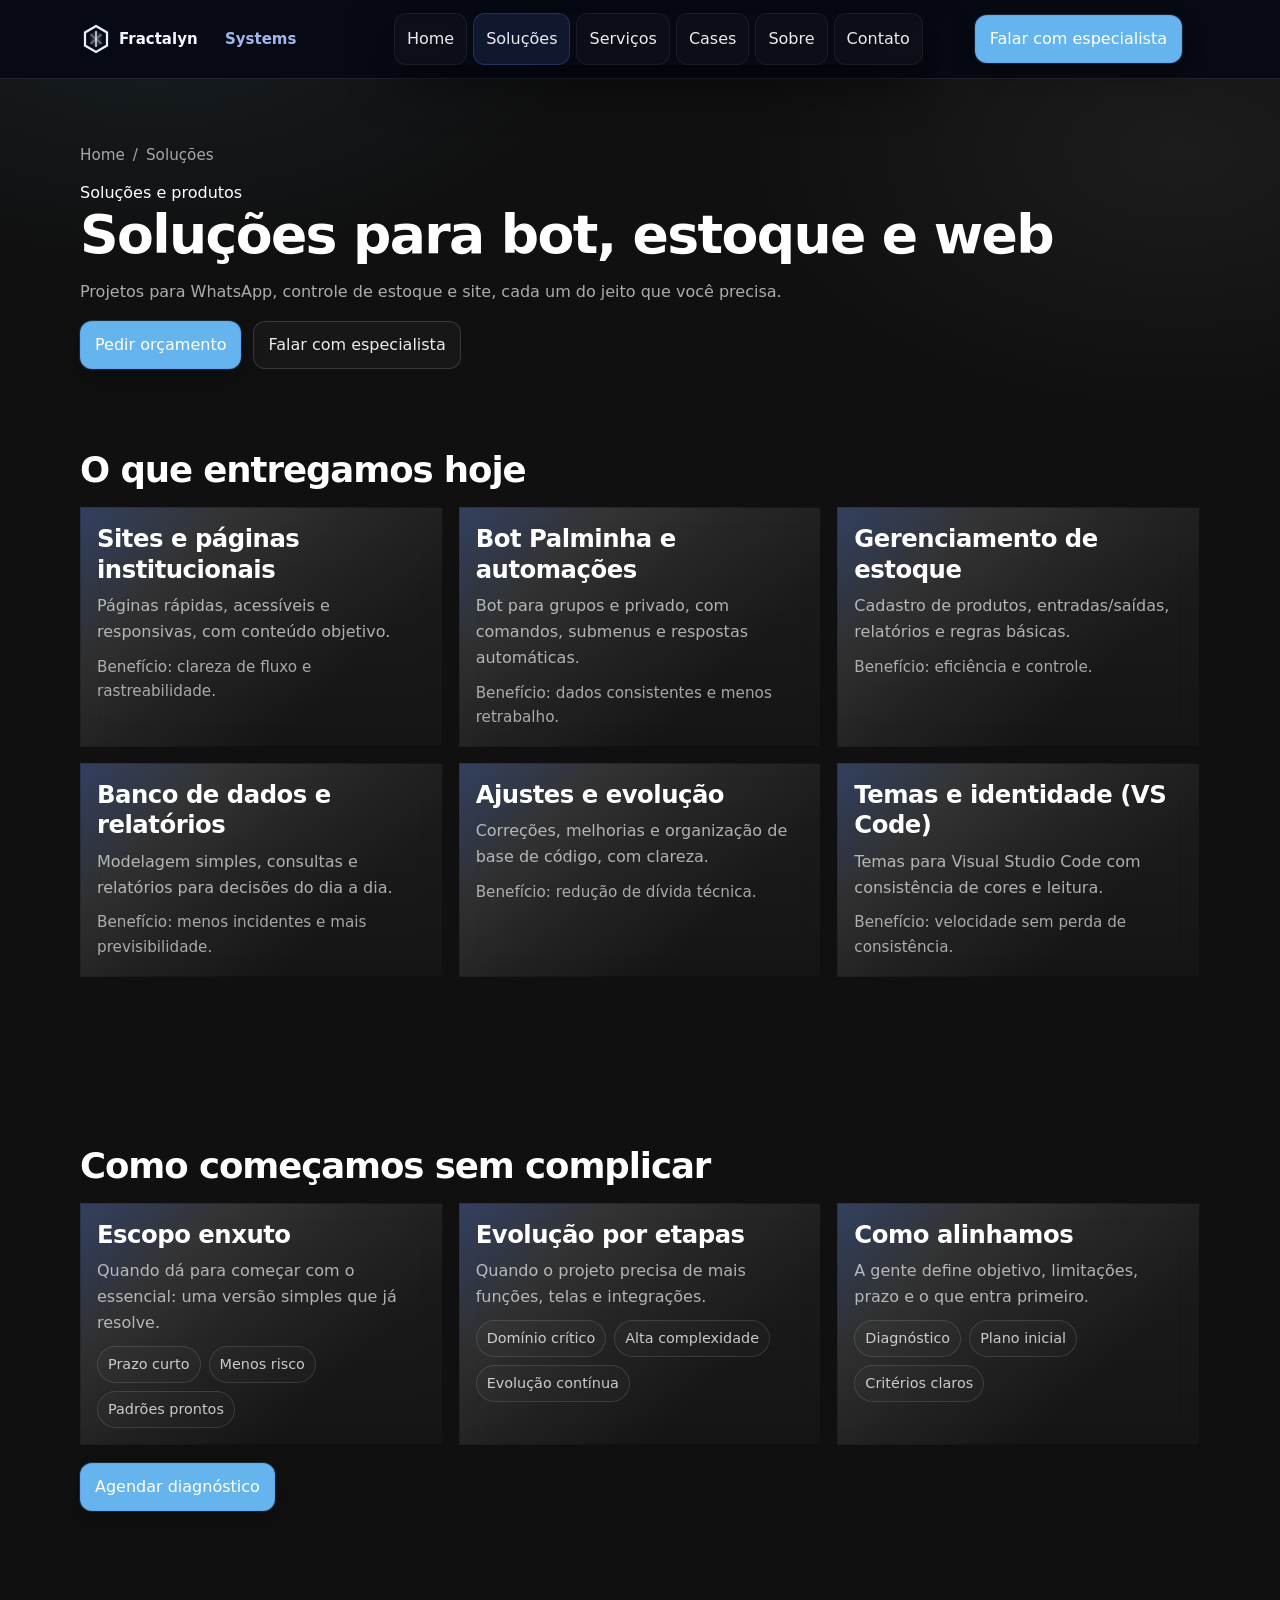
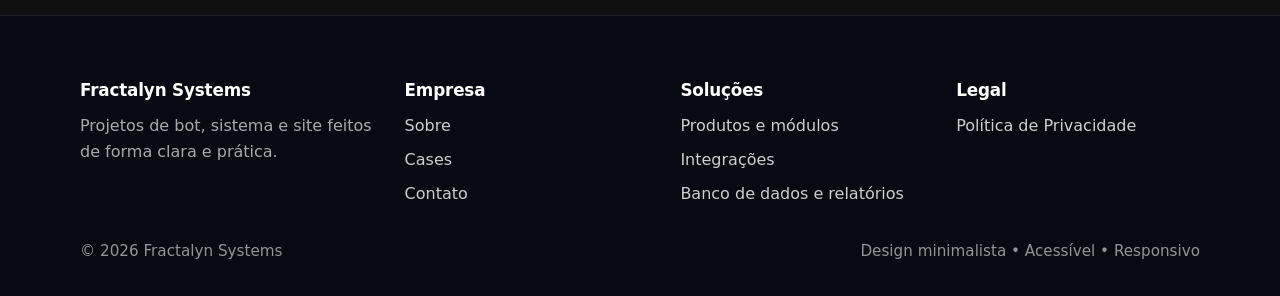
<file: solucoes.html>
<!doctype html>
<html lang="pt-BR">
<head>
  <meta charset="utf-8" />
  <meta name="viewport" content="width=device-width, initial-scale=1" />
  <meta name="description" content="Soluções e produtos da Fractalyn Systems: modular ou sob medida." />
  <title>Soluções — Fractalyn Systems</title>

  <link rel="icon" href="assets/img/favicon.svg" type="image/svg+xml">
  <link rel="preload" href="assets/css/styles.css" as="style" />
  <link rel="stylesheet" href="assets/css/styles.css" />

  <meta name="theme-color" content="#070B14" />
</head>
<body>
  <a class="skip-link" href="#main">Ir para o conteúdo</a>

  <header class="site-header">
    <div class="container header-inner">
      <a class="brand" href="index.html" aria-label="Ir para a Home">
        <img src="assets/img/logo.svg" alt="Fractalyn Systems" />
      </a>

      <div class="nav-actions">
        <nav id="primary-nav" class="primary-nav" hidden aria-label="Navegação principal">
          <div class="nav-top">
            <a class="brand" href="index.html" aria-label="Ir para a Home">
              <img src="assets/img/logo.svg" alt="Fractalyn Systems" />
            </a>
            <button id="nav-close" class="btn icon-btn" type="button" aria-label="Fechar menu">
              <svg class="icon" viewBox="0 0 24 24" fill="none" aria-hidden="true">
                <path d="M6 6L18 18M18 6L6 18" stroke="currentColor" stroke-width="2" stroke-linecap="round"/>
              </svg>
            </button>
          </div>

          <div class="nav-panel" data-nav-panel>
            <ul class="nav-list">
              <li><a class="nav-link" href="index.html">Home</a></li>
<li><a class="nav-link" href="solucoes.html" aria-current="page">Soluções</a></li>
<li><a class="nav-link" href="servicos.html">Serviços</a></li>
<li><a class="nav-link" href="cases.html">Cases</a></li>
<li><a class="nav-link" href="sobre.html">Sobre</a></li>
<li><a class="nav-link" href="contato.html">Contato</a></li>

            </ul>
          </div>

          <div class="nav-cta">
            <a class="btn btn-primary" href="contato.html">Falar com especialista</a>
            <a class="btn btn-secondary" href="cases.html">Ver cases</a>
          </div>
        </nav>

        <a class="btn btn-primary" href="contato.html">Falar com especialista</a>

        <button id="nav-open" class="btn icon-btn" type="button"
          aria-label="Abrir menu" aria-controls="primary-nav" aria-expanded="false">
          <svg class="icon" viewBox="0 0 24 24" fill="none" aria-hidden="true">
            <circle cx="12" cy="5" r="1.8" fill="currentColor"/>
            <circle cx="12" cy="12" r="1.8" fill="currentColor"/>
            <circle cx="12" cy="19" r="1.8" fill="currentColor"/>
          </svg>
        </button>
      </div>
    </div>
  </header>

  <main id="main">
    
<section class="page-hero">
  <div class="container">
    <div class="breadcrumb"><a href="index.html">Home</a><span aria-hidden="true">/</span><span>Soluções</span></div>
    <div class="kicker">Soluções e produtos</div>
    <h1>Soluções para bot, estoque e web</h1>
    <p>Projetos para WhatsApp, controle de estoque e site, cada um do jeito que você precisa.</p>
    <div class="hero-actions" style="margin-top: 16px;">
      <a class="btn btn-primary" href="contato.html">Pedir orçamento</a>
      <a class="btn btn-secondary" href="contato.html">Falar com especialista</a>
    </div>
  </div>
</section>

<section class="section-tight" id="solucoes">
  <div class="container">
    <h2>O que entregamos hoje</h2>
    <div class="grid grid-cards">
      <article class="card">
        <h3 class="card-title">Sites e páginas institucionais</h3>
        <p>Páginas rápidas, acessíveis e responsivas, com conteúdo objetivo.</p>
        <p class="help" style="margin-top: 10px;">Benefício: clareza de fluxo e rastreabilidade.</p>
      </article>
      <article class="card" id="integracoes">
        <h3 class="card-title">Bot Palminha e automações</h3>
        <p>Bot para grupos e privado, com comandos, submenus e respostas automáticas.</p>
        <p class="help" style="margin-top: 10px;">Benefício: dados consistentes e menos retrabalho.</p>
      </article>
      <article class="card">
        <h3 class="card-title">Gerenciamento de estoque</h3>
        <p>Cadastro de produtos, entradas/saídas, relatórios e regras básicas.</p>
        <p class="help" style="margin-top: 10px;">Benefício: eficiência e controle.</p>
      </article>
      <article class="card" id="observabilidade">
        <h3 class="card-title">Banco de dados e relatórios</h3>
        <p>Modelagem simples, consultas e relatórios para decisões do dia a dia.</p>
        <p class="help" style="margin-top: 10px;">Benefício: menos incidentes e mais previsibilidade.</p>
      </article>
      <article class="card">
        <h3 class="card-title">Ajustes e evolução</h3>
        <p>Correções, melhorias e organização de base de código, com clareza.</p>
        <p class="help" style="margin-top: 10px;">Benefício: redução de dívida técnica.</p>
      </article>
      <article class="card">
        <h3 class="card-title">Temas e identidade (VS Code)</h3>
        <p>Temas para Visual Studio Code com consistência de cores e leitura.</p>
        <p class="help" style="margin-top: 10px;">Benefício: velocidade sem perda de consistência.</p>
      </article>
    </div>
  </div>
</section>

<section class="section">
  <div class="container">
    <h2>Como começamos sem complicar</h2>
    <div class="grid grid-cards">
      <article class="card">
        <h3 class="card-title">Escopo enxuto</h3>
        <p>Quando dá para começar com o essencial: uma versão simples que já resolve.</p>
        <div class="tag-row">
          <span class="tag">Prazo curto</span>
          <span class="tag">Menos risco</span>
          <span class="tag">Padrões prontos</span>
        </div>
      </article>
      <article class="card">
        <h3 class="card-title">Evolução por etapas</h3>
        <p>Quando o projeto precisa de mais funções, telas e integrações.</p>
        <div class="tag-row">
          <span class="tag">Domínio crítico</span>
          <span class="tag">Alta complexidade</span>
          <span class="tag">Evolução contínua</span>
        </div>
      </article>
      <article class="card">
        <h3 class="card-title">Como alinhamos</h3>
        <p>A gente define objetivo, limitações, prazo e o que entra primeiro.</p>
        <div class="tag-row">
          <span class="tag">Diagnóstico</span>
          <span class="tag">Plano inicial</span>
          <span class="tag">Critérios claros</span>
        </div>
      </article>
    </div>

    <div style="margin-top: 18px;">
      <a class="btn btn-primary" href="contato.html">Agendar diagnóstico</a>
    </div>
  </div>
</section>

  </main>

  <footer class="footer">
    <div class="container">
      <div class="footer-grid">
        <div>
          <h3>Fractalyn Systems</h3>
          <p style="max-width: 42ch; margin-bottom: 0;">Projetos de bot, sistema e site feitos de forma clara e prática.</p>
        </div>
        <div>
          <h3>Empresa</h3>
          <ul>
            <li><a href="sobre.html">Sobre</a></li>
            <li><a href="cases.html">Cases</a></li>
            <li><a href="contato.html">Contato</a></li>
          </ul>
        </div>
        <div>
          <h3>Soluções</h3>
          <ul>
            <li><a href="solucoes.html#solucoes">Produtos e módulos</a></li>
            <li><a href="solucoes.html#integracoes">Integrações</a></li>
            <li><a href="solucoes.html#observabilidade">Banco de dados e relatórios</a></li>
          </ul>
        </div>
        <div>
          <h3>Legal</h3>
          <ul>
            <li><a href="privacidade.html">Política de Privacidade</a></li>
          </ul>
        </div>
      </div>

      <div class="footer-meta">
        <span>© 2026 Fractalyn Systems</span>
        <span>Design minimalista • Acessível • Responsivo</span>
      </div>
    </div>
  </footer>

  <script src="assets/js/main.js" defer></script>
  
</body>
</html>
</file>
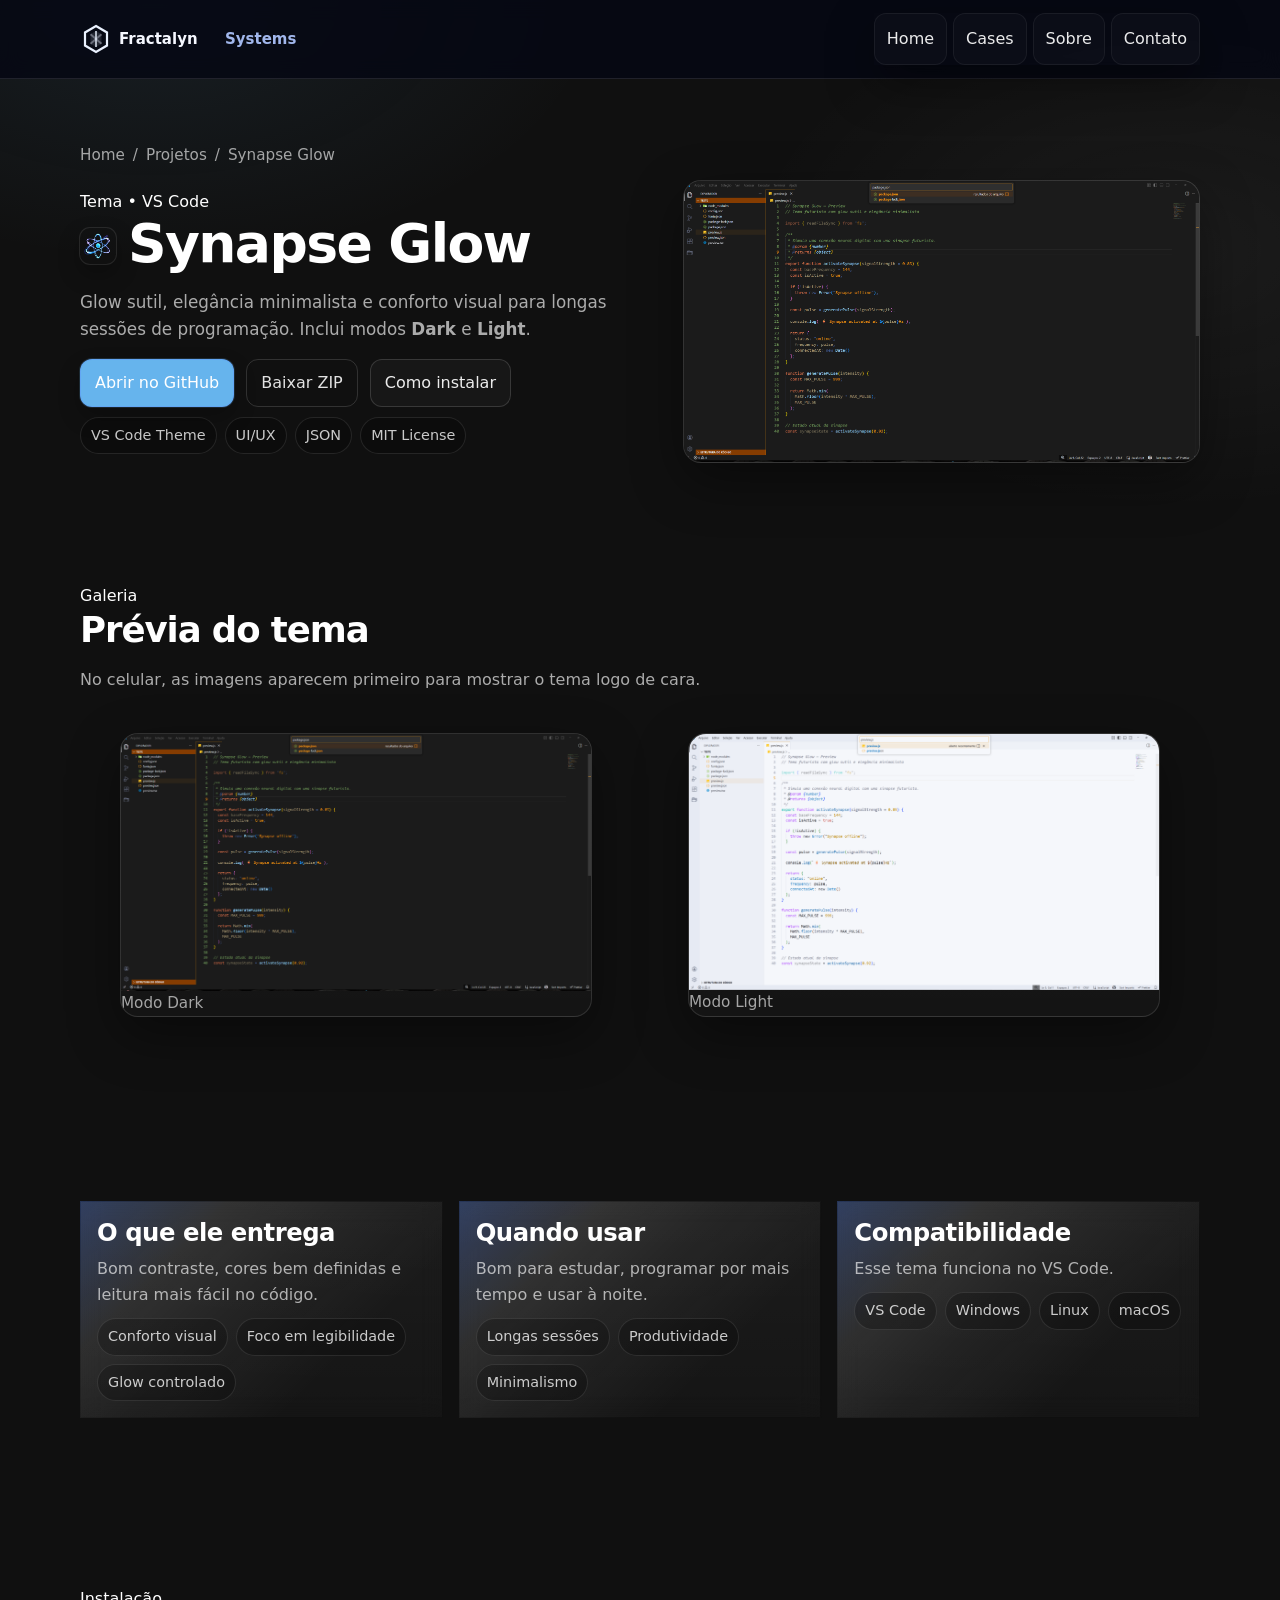
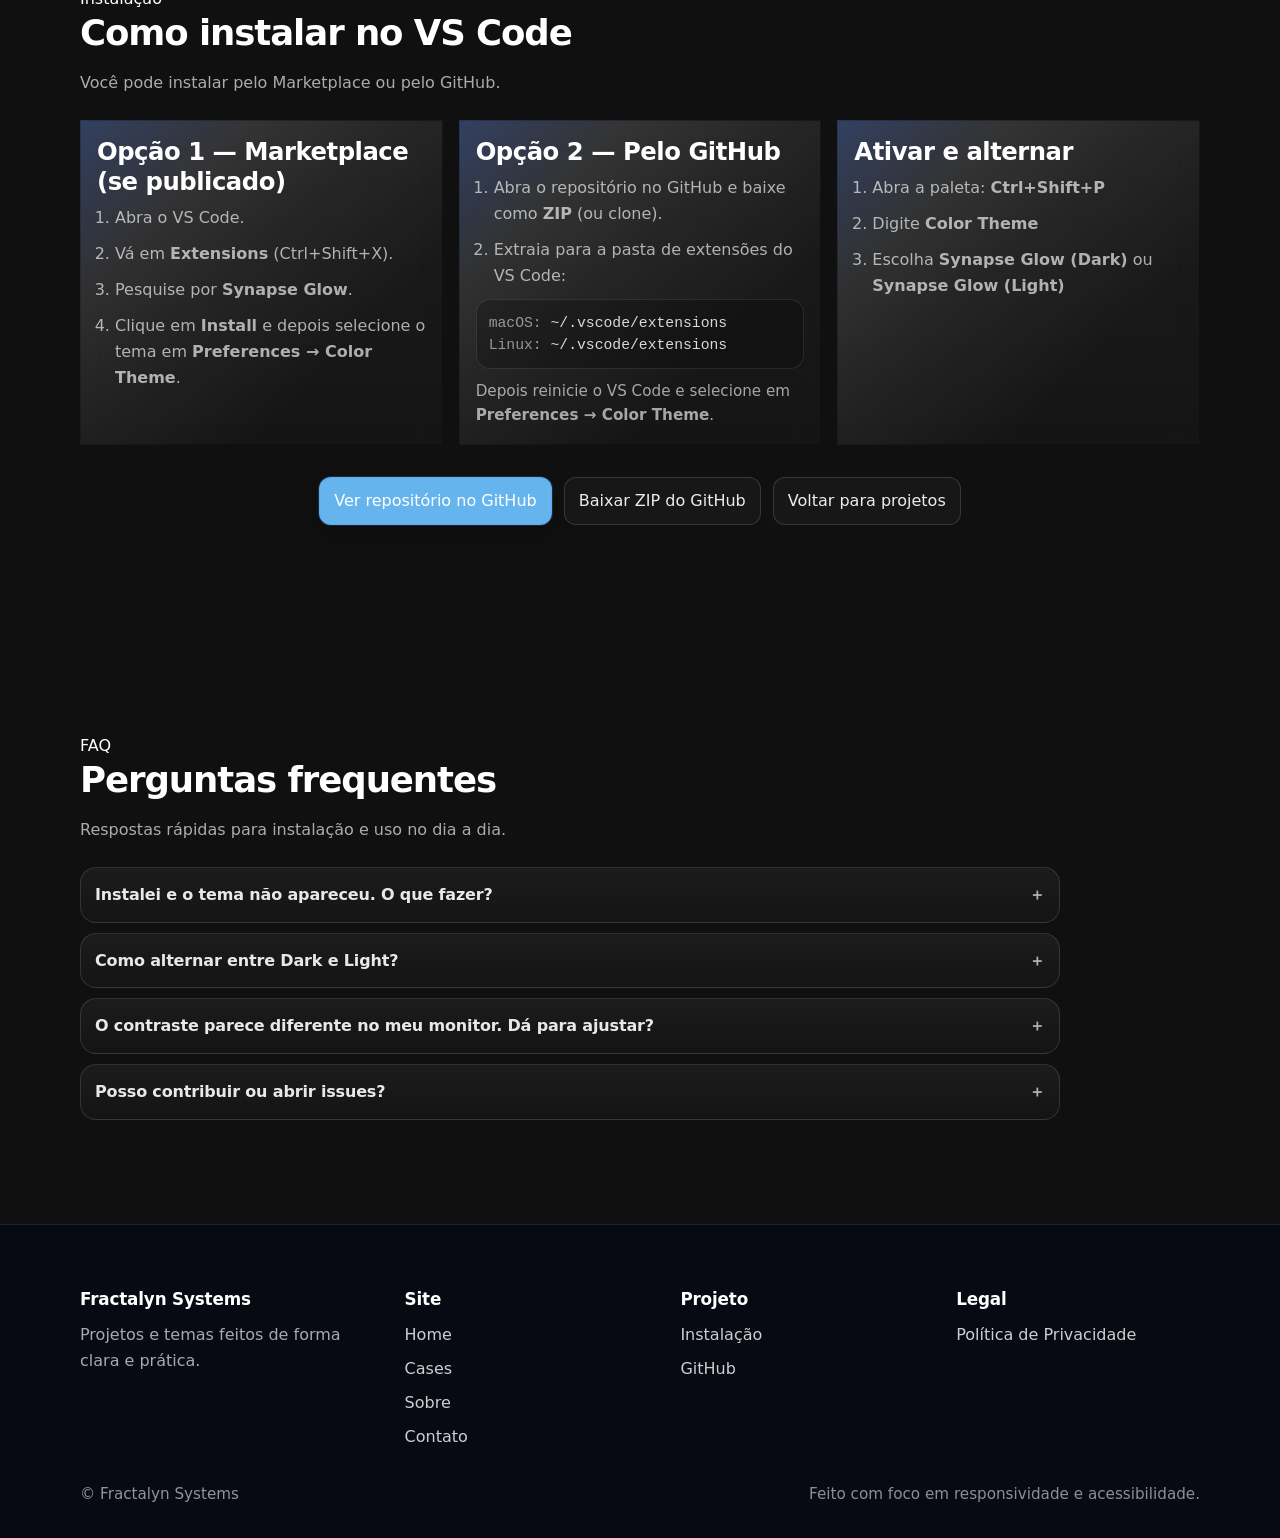
<file: synapse-glow.html>
<!doctype html>
<html lang="pt-BR">
<head>
  <meta charset="utf-8" />
  <meta name="viewport" content="width=device-width, initial-scale=1" />
  <meta name="color-scheme" content="dark" />
  <title>Synapse Glow — Tema para VS Code</title>
  <meta name="description" content="Synapse Glow — tema futurista com glow sutil, elegante e confortável para longas sessões no VS Code. Dark e Light." />
  <link rel="stylesheet" href="assets/css/styles.css" />
</head>
<body>
  <a class="skip-link" href="#conteudo">Pular para o conteúdo</a>

  <header class="site-header">
    <div class="container header-inner">
      <a class="brand" href="index.html" aria-label="Voltar para a Home">
        <img src="assets/img/logo.svg" alt="Fractalyn Systems" />
      </a>

      <div class="nav-actions">
        <button class="icon-btn" type="button" aria-label="Abrir menu" aria-controls="primary-nav" aria-expanded="false" data-menu-open>
          <svg class="icon" viewBox="0 0 24 24" fill="none" aria-hidden="true">
            <circle cx="12" cy="5" r="1.8" fill="currentColor"/>
            <circle cx="12" cy="12" r="1.8" fill="currentColor"/>
            <circle cx="12" cy="19" r="1.8" fill="currentColor"/>
          </svg>
        </button>
      </div>

      <nav class="primary-nav" id="primary-nav" hidden>
        <div class="nav-top">
          <a class="brand" href="index.html" aria-label="Voltar para a Home">
            <img src="assets/img/logo.svg" alt="Fractalyn Systems" />
          </a>
          <button class="icon-btn" type="button" aria-label="Fechar menu" data-menu-close>
            <svg class="icon" viewBox="0 0 24 24" fill="none" aria-hidden="true">
              <path d="M6 6L18 18M18 6L6 18" stroke="currentColor" stroke-width="2" stroke-linecap="round"/>
            </svg>
          </button>
        </div>

        <div class="nav-panel" data-nav-panel>
          <ul class="nav-list">
            <li><a class="nav-link" href="index.html">Home</a></li>
            <li><a class="nav-link" href="cases.html">Cases</a></li>
            <li><a class="nav-link" href="sobre.html">Sobre</a></li>
            <li><a class="nav-link" href="contato.html">Contato</a></li>
          </ul>
        </div>

        <div class="nav-cta">
          <a class="btn btn-primary" href="contato.html">Falar comigo</a>
        </div>
      </nav>
    </div>
  </header>

  <main id="conteudo">
    <section class="page-hero">
      <div class="container">
        <div class="breadcrumb">
          <a href="index.html">Home</a>
          <span aria-hidden="true">/</span>
          <a href="index.html#projetos">Projetos</a>
          <span aria-hidden="true">/</span>
          <span>Synapse Glow</span>
        </div>

        <div class="theme-hero">
          <div class="theme-hero-copy">
            <div class="kicker">Tema • VS Code</div>
            <h1 class="theme-title"><img class="theme-icon" src="assets/img/synapse-icon.png" alt="Ícone do tema Synapse Glow" width="36" height="36" />Synapse Glow</h1>
            <p class="hero-lede">
              Glow sutil, elegância minimalista e conforto visual para longas sessões de programação.
              Inclui modos <strong>Dark</strong> e <strong>Light</strong>.
            </p>

            <div class="hero-actions">
              <a class="btn btn-primary" href="https://github.com/Sr4kkk/synapse-glow" target="_blank" rel="noopener">Abrir no GitHub</a>
              <a class="btn btn-ghost" href="https://github.com/Sr4kkk/synapse-glow/archive/refs/heads/main.zip" target="_blank" rel="noopener">Baixar ZIP</a>
              <a class="btn btn-secondary" href="#instalacao">Como instalar</a>
            </div>

            <div class="tag-row project-tags" aria-label="Tags do projeto">
              <span class="tag">VS Code Theme</span>
              <span class="tag">UI/UX</span>
              <span class="tag">JSON</span>
              <span class="tag">MIT License</span>
            </div>
          </div>

          <div class="theme-hero-media" aria-label="Prévia do tema">
            <div class="media-frame">
              <img src="assets/img/synapse-glow-dark.png" alt="Prévia do Synapse Glow no modo Dark" loading="lazy" decoding="async" />
            </div>
          </div>
        </div>
      </div>
    </section>

    <section class="section" aria-label="Galeria">
      <div class="container">
        <div class="section-head">
          <div class="kicker">Galeria</div>
          <h2>Prévia do tema</h2>
          <p>No celular, as imagens aparecem primeiro para mostrar o tema logo de cara.</p>
        </div>

        <div class="gallery">
          <figure class="media-frame">
            <img src="assets/img/synapse-glow-dark.png" alt="Synapse Glow modo Dark" loading="lazy" decoding="async" />
            <figcaption class="help">Modo Dark</figcaption>
          </figure>

          <figure class="media-frame">
            <img src="assets/img/synapse-glow-light.png" alt="Synapse Glow modo Light" loading="lazy" decoding="async" />
            <figcaption class="help">Modo Light</figcaption>
          </figure>
        </div>
      </div>
    </section>

    <section class="section section-tight">
      <div class="container">
        <div class="grid theme-grid">
          <div class="card">
            <h3 class="card-title">O que ele entrega</h3>
            <p>Bom contraste, cores bem definidas e leitura mais fácil no código.</p>
            <div class="tag-row project-tags">
              <span class="tag">Conforto visual</span>
              <span class="tag">Foco em legibilidade</span>
              <span class="tag">Glow controlado</span>
            </div>
          </div>

          <div class="card">
            <h3 class="card-title">Quando usar</h3>
            <p>Bom para estudar, programar por mais tempo e usar à noite.</p>
            <div class="tag-row project-tags">
              <span class="tag">Longas sessões</span>
              <span class="tag">Produtividade</span>
              <span class="tag">Minimalismo</span>
            </div>
          </div>

          <div class="card">
            <h3 class="card-title">Compatibilidade</h3>
            <p>Esse tema funciona no VS Code.</p>
            <div class="tag-row project-tags">
              <span class="tag">VS Code</span>
              <span class="tag">Windows</span>
              <span class="tag">Linux</span>
              <span class="tag">macOS</span>
            </div>
          </div>
        </div>
      </div>
    </section>

    <section class="section" id="instalacao" aria-label="Instalação">
      <div class="container">
        <div class="section-head">
          <div class="kicker">Instalação</div>
          <h2>Como instalar no VS Code</h2>
          <p>Você pode instalar pelo Marketplace ou pelo GitHub.</p>
        </div>

        <div class="grid install-grid">
          <article class="card">
            <h3 class="card-title">Opção 1 — Marketplace (se publicado)</h3>
            <ol class="list">
              <li>Abra o VS Code.</li>
              <li>Vá em <strong>Extensions</strong> (Ctrl+Shift+X).</li>
              <li>Pesquise por <strong>Synapse Glow</strong>.</li>
              <li>Clique em <strong>Install</strong> e depois selecione o tema em <strong>Preferences → Color Theme</strong>.</li>
            </ol>
          </article>

          <article class="card">
            <h3 class="card-title">Opção 2 — Pelo GitHub</h3>
            <ol class="list">
              <li>Abra o repositório no GitHub e baixe como <strong>ZIP</strong> (ou clone).</li>
              <li>Extraia para a pasta de extensões do VS Code:</li>
            </ol>

            <div class="code-block" role="note" aria-label="Pastas padrão do VS Code">
              <div class="code-line"><span class="t-dim">macOS:</span> ~/.vscode/extensions</div>
              <div class="code-line"><span class="t-dim">Linux:</span> ~/.vscode/extensions</div>
            </div>

            <p class="help" style="margin-top: 10px;">
              Depois reinicie o VS Code e selecione em <strong>Preferences → Color Theme</strong>.
            </p>
          </article>

          <article class="card">
            <h3 class="card-title">Ativar e alternar</h3>
            <ol class="list">
              <li>Abra a paleta: <strong>Ctrl+Shift+P</strong></li>
              <li>Digite <strong>Color Theme</strong></li>
              <li>Escolha <strong>Synapse Glow (Dark)</strong> ou <strong>Synapse Glow (Light)</strong></li>
            </ol>
            
          </article>
        </div>

        <div class="theme-cta">
          <a class="btn btn-primary" href="https://github.com/Sr4kkk/synapse-glow" target="_blank" rel="noopener">Ver repositório no GitHub</a>
          <a class="btn btn-secondary" href="https://github.com/Sr4kkk/synapse-glow/archive/refs/heads/main.zip" target="_blank" rel="noopener">Baixar ZIP do GitHub</a>
          <a class="btn btn-secondary" href="index.html#projetos">Voltar para projetos</a>
        </div>
      </div>
    </section>

    
    <section class="section" id="faq" aria-label="Perguntas frequentes">
      <div class="container">
        <div class="section-head">
          <div class="kicker">FAQ</div>
          <h2>Perguntas frequentes</h2>
          <p>Respostas rápidas para instalação e uso no dia a dia.</p>
        </div>

        <div class="faq">
          <details class="faq-item">
            <summary>Instalei e o tema não apareceu. O que fazer?</summary>
            <div class="faq-content">
              <p>Reinicie o VS Code e abra <strong>Preferences → Color Theme</strong>. Se instalou via pasta, confirme se o diretório do tema ficou dentro de <strong>.vscode/extensions</strong> e se não está “aninhado” em subpastas.</p>
            </div>
          </details>

          <details class="faq-item">
            <summary>Como alternar entre Dark e Light?</summary>
            <div class="faq-content">
              <p>Abra a paleta (<strong>Ctrl+Shift+P</strong>), digite <strong>Color Theme</strong> e selecione <strong>Synapse Glow (Dark)</strong> ou <strong>Synapse Glow (Light)</strong>.</p>
            </div>
          </details>

          <details class="faq-item">
            <summary>O contraste parece diferente no meu monitor. Dá para ajustar?</summary>
            <div class="faq-content">
              <p>Sim. Ajuste o brilho/contraste do display e considere desativar “HDR” se estiver afetando as cores. No VS Code, você também pode ajustar a fonte e o zoom para melhorar legibilidade.</p>
            </div>
          </details>

          <details class="faq-item">
            <summary>Posso contribuir ou abrir issues?</summary>
            <div class="faq-content">
              <p>Claro. Use o botão do GitHub nesta página para acessar o repositório, abrir issues e enviar sugestões. Feedback técnico é bem-vindo.</p>
            </div>
          </details>
        </div>
      </div>
    </section>

    <footer class="footer">
      <div class="container footer-grid">
        <div>
          <h3>Fractalyn Systems</h3>
          <p>Projetos e temas feitos de forma clara e prática.</p>
        </div>

        <div>
          <h3>Site</h3>
          <ul>
            <li><a href="index.html">Home</a></li>
            <li><a href="cases.html">Cases</a></li>
            <li><a href="sobre.html">Sobre</a></li>
            <li><a href="contato.html">Contato</a></li>
          </ul>
        </div>

        <div>
          <h3>Projeto</h3>
          <ul>
            <li><a href="#instalacao">Instalação</a></li>
            <li><a href="https://github.com/Sr4kkk/synapse-glow" target="_blank" rel="noopener">GitHub</a></li>
          </ul>
        </div>

        <div>
          <h3>Legal</h3>
          <ul>
            <li><a href="privacidade.html">Política de Privacidade</a></li>
          </ul>
        </div>
      </div>

      <div class="container footer-meta">
        <span>© <span id="year"></span> Fractalyn Systems</span>
        <span class="t-dim">Feito com foco em responsividade e acessibilidade.</span>
      </div>
    </footer>
  </main>

  <script src="assets/js/main.js" defer></script>
  <script src="assets/js/synapse.js" defer></script>
</body>
</html>
</file>
<file: assets/css/styles.css>
/* Fractalyn Systems — High-End Enterprise SaaS (mobile-first)
   - Clean deep background (#050814) with very subtle mesh corners
   - Advanced glass surfaces: subtle depth gradients + top/left "lit" border
   - Elite typography: tighter optical spacing, stronger weights, muted legible
   - Micro-interactions: premium easing + soft border glow on hover
   - Breathable spacing: generous section padding
   - Hero mock: dense terminal with subtle scanline/noise
   - Accessibility: focus-visible, reduced motion, no overflow-x
*/

:root{
  /* Synapse Glow palette (inspired by the screenshots) */
  --bg: #101010;                 /* deep neutral gray */
  --surface-a: rgba(255,255,255,.055);
  --surface-b: rgba(255,255,255,.030);
  --surface-c: rgba(255,255,255,.022);

  --text: #FFFFFF;
  --muted: rgba(255,255,255,.65);
  --muted-2: rgba(255,255,255,.54);

  --border: rgba(255,255,255,.12);
  --border-strong: rgba(255,255,255,.16);

  --primary: #66B4ED;            /* command blue */
  --primary-2: #4AA3FF;
  --accent: #34D399;             /* emerald ok */
  --danger: #FF6B6B;

  --glow: rgba(102,180,237,.28);

  --gutter: clamp(16px, 4vw, 34px);
  --container: min(1120px, calc(100% - (var(--gutter) * 2)));

  --space-1: 4px;
  --space-2: 8px;
  --space-3: 12px;
  --space-4: 16px;
  --space-5: 24px;
  --space-6: 32px;
  --space-7: 48px;
  --space-8: 64px;
  --space-9: 104px;

  --h1: clamp(2.08rem, 4.8vw, 3.35rem);
  --h2: clamp(1.68rem, 3.25vw, 2.22rem);
  --h3: clamp(1.2rem, 2.1vw, 1.52rem);
  --p: clamp(1rem, 1.08vw, 1.0625rem);
  --small: 0.9375rem;

  --leading: 1.62;

  --ease: cubic-bezier(0.4, 0, 0.2, 1);

  --focus: 0 0 0 3px rgba(102,180,237,.25), 0 0 0 1px rgba(102,180,237,.92);

  /* Terminal semantic colors */
  --term-cmd: #66B4ED;
  --term-ok: #34D399;
  --term-sys: rgba(255,255,255,.62);
  --term-warn: #FBBF24;
}

*{ box-sizing: border-box; }
html{
  scroll-behavior: smooth;
  color-scheme: dark;
  background: var(--bg);
}
body{
  margin: 0;
  font-family: ui-sans-serif, system-ui, -apple-system, Segoe UI, Roboto, Arial, "Apple Color Emoji","Segoe UI Emoji";
  color: var(--text);
  line-height: var(--leading);
  font-size: var(--p);

  /* Clean background: deep gray + subtle radials (no white panels) */
  background:
    radial-gradient(720px 420px at 12% 0%, rgba(102,180,237,.09), transparent 62%),
    radial-gradient(700px 420px at 92% 8%, rgba(255,255,255,.05), transparent 62%),
    radial-gradient(820px 520px at 50% 120%, rgba(255,255,255,.04), transparent 62%),
    var(--bg);

  background-color: var(--bg);
  overflow-x: hidden;
}

/* Avoid overflow from long strings */
*{ min-width: 0; }
img, svg{ max-width: 100%; height: auto; display: block; }

a{ color: inherit; text-decoration: none; }
a:hover{ text-decoration: underline; text-decoration-thickness: 2px; text-underline-offset: 3px; }

button, input, select, textarea{ font: inherit; }
p{ margin: 0 0 var(--space-4); color: var(--muted); }

h1,h2,h3{
  margin: 0 0 var(--space-4);
  letter-spacing: -0.03em; /* requested */
}
h1{ font-size: var(--h1); line-height: 1.08; font-weight: 780; color: #fff; } /* slightly bolder */
h2{ font-size: var(--h2); line-height: 1.18; font-weight: 760; color: #fff; }
h3{ font-size: var(--h3); line-height: 1.25; font-weight: 700; color: #fff; letter-spacing: -0.02em; }

.container{ width: var(--container); margin-inline: auto; }

.skip-link{
  position: absolute;
  top: 10px; left: 10px;
  padding: 10px 12px;
  background: rgba(10,14,30,.92);
  border: 1px solid var(--border);
  border-radius: 12px;
  transform: translateY(-170%);
  z-index: 9999;
}
.skip-link:focus{ transform: translateY(0); outline: none; box-shadow: var(--focus); }

.visually-hidden{
  position: absolute !important;
  height: 1px; width: 1px;
  overflow: hidden;
  clip: rect(1px, 1px, 1px, 1px);
  white-space: nowrap;
}

.divider{
  height: 1px;
  background: linear-gradient(90deg, transparent, rgba(255,255,255,.14), transparent);
  margin: var(--space-8) 0;
}

/* Badges */
.badge-row{
  display: flex;
  flex-wrap: wrap;
  gap: var(--space-2);
  margin-top: var(--space-4);
}
.badge{
  display: inline-flex;
  align-items: center;
  gap: 8px;
  padding: 8px 10px;
  border: 1px solid rgba(255,255,255,.12);
  background: rgba(255,255,255,.03);
  border-radius: 999px;
  font-size: 0.9375rem;
  color: rgba(255,255,255,.82);
}

/* Header */
.site-header{
  position: sticky;
  top: 0;
  z-index: 1000;
  background: rgba(5,8,20,.78);
  backdrop-filter: blur(10px);
  -webkit-backdrop-filter: blur(10px);
  border-bottom: 1px solid rgba(255,255,255,.10);
}
.header-inner{
  display: flex;
  align-items: center;
  justify-content: space-between;
  gap: var(--space-3);
  padding: 12px 0;
}
.brand{ display: inline-flex; align-items: center; gap: 10px; }
.brand img{ width: auto; height: 28px; max-width: min(100%, 220px); flex: 0 0 auto; }

.nav-actions{
  display: flex;
  align-items: center;
  gap: var(--space-2);
}

.nav-actions > .btn.btn-primary{
  display: none;
}


/* Buttons (premium easing + restrained shadow) */
.btn{
  display: inline-flex;
  align-items: center;
  justify-content: center;
  gap: 10px;
  border-radius: 12px;
  padding: 10px 14px;
  border: 1px solid transparent;
  cursor: pointer;
  text-decoration: none;
  white-space: nowrap;
  max-width: 100%;
  transition: background-color .18s var(--ease),
              border-color .18s var(--ease),
              transform .18s var(--ease),
              opacity .18s var(--ease),
              box-shadow .18s var(--ease);
}
.btn:focus-visible{ outline: none; box-shadow: var(--focus); }
.btn:active{ transform: translateY(1px); }

.btn-primary{
  background: var(--primary);
  color: #fff;
  border-color: rgba(91,140,255,.35);
  box-shadow: 0 10px 22px rgba(0,0,0,.24), 0 0 0 1px rgba(102,180,237,.18);
}
.btn-primary:hover{
  background: var(--primary-2);
  text-decoration: none;
  box-shadow: 0 12px 26px rgba(0,0,0,.24);
}
.btn-secondary{
  background: rgba(255,255,255,.03);
  color: rgba(255,255,255,.92);
  border-color: rgba(255,255,255,.14);
}
.btn-secondary:hover{
  border-color: rgba(255,255,255,.22);
  text-decoration: none;
}
.btn-ghost{
  background: transparent;
  color: rgba(255,255,255,.88);
  border-color: rgba(255,255,255,.14);
}
.btn-ghost:hover{
  border-color: rgba(255,255,255,.22);
  text-decoration: none;
}

.icon-btn{
  width: 42px;
  height: 42px;
  padding: 0;
  border-radius: 12px;
  background: rgba(255,255,255,.03);
  border: 1px solid rgba(255,255,255,.14);
  transition: border-color .18s var(--ease), background-color .18s var(--ease), transform .18s var(--ease);
}
.icon-btn:hover{ border-color: rgba(255,255,255,.22); }
.icon{ width: 18px; height: 18px; display: inline-block; }

/* Mobile nav overlay */
.primary-nav{
  position: fixed;
  inset: 0;
  z-index: 9999;
  min-height: 100dvh;
  overflow-y: auto;
  overscroll-behavior: contain;
  background:
    radial-gradient(circle at top right, rgba(102,180,237,.16), transparent 28%),
    linear-gradient(180deg, rgba(10,14,28,.985), rgba(7,11,20,.995));
  backdrop-filter: blur(18px);
  -webkit-backdrop-filter: blur(18px);
  display: grid;
  grid-template-rows: auto 1fr auto;
  align-content: start;
  gap: 14px;
  padding: max(14px, env(safe-area-inset-top)) var(--gutter) max(18px, env(safe-area-inset-bottom));
}
.primary-nav[hidden]{ display: none; }

.nav-top,
.nav-panel,
.nav-cta{
  width: 100%;
  max-width: 420px;
  margin-inline: auto;
}

.nav-top{
  display: flex;
  align-items: center;
  justify-content: space-between;
  gap: 12px;
  padding: 6px 0 0;
}
.nav-panel{
  position: relative;
  z-index: 1;
  margin-top: 0;
  border-radius: 22px;
  padding: 14px;
  border: 1px solid rgba(255,255,255,.14);
  background: linear-gradient(180deg, rgba(18,24,44,.95), rgba(10,14,26,.92));
  box-shadow: 0 18px 48px rgba(0,0,0,.42);
}
.nav-list{
  list-style: none;
  padding: 0;
  margin: 0;
  display: grid;
  gap: 10px;
}
.nav-link{
  display: flex;
  align-items: center;
  justify-content: space-between;
  min-height: 52px;
  padding: 13px 14px;
  border-radius: 14px;
  border: 1px solid rgba(255,255,255,.06);
  background: rgba(255,255,255,.025);
  color: rgba(255,255,255,.92);
  font-size: 1rem;
  transition: background-color .18s var(--ease), border-color .18s var(--ease), transform .18s var(--ease);
}
.nav-link:hover{ background: rgba(255,255,255,.05); text-decoration: none; }
.nav-link:active{ transform: scale(.992); }
.nav-link:focus-visible{ outline: none; box-shadow: var(--focus); }
.nav-link[aria-current="page"]{
  background: rgba(91,140,255,.12);
  border-color: rgba(91,140,255,.22);
}

.nav-cta{
  position: relative;
  z-index: 1;
  padding: 0;
  display: grid;
  gap: 10px;
}
.nav-cta .btn{
  width: 100%;
  min-height: 48px;
}
.no-scroll{ overflow: hidden; }

/* Desktop nav */
@media (min-width: 1024px){
  .site-header{
    background: rgba(5,8,20,.84);
  }
  .header-inner{
    display: grid;
    grid-template-columns: auto 1fr auto;
    align-items: center;
    gap: 18px;
    min-height: 78px;
  }
  .brand{
    justify-self: start;
  }
  .brand img{
    height: 32px;
    width: auto;
    max-width: 260px;
  }
  .nav-actions{
    display: grid;
    grid-template-columns: 1fr auto;
    align-items: center;
    gap: 16px;
    min-width: 0;
  }
  .icon-btn{ display: none; }
  .nav-actions > .btn.btn-primary{
    display: inline-flex;
    justify-self: end;
  }
  .primary-nav{
    position: static;
    inset: auto;
    z-index: auto;
    min-height: auto;
    width: auto;
    overflow: visible;
    overscroll-behavior: auto;
    background: transparent;
    backdrop-filter: none;
    -webkit-backdrop-filter: none;
    display: block !important;
    grid-template-rows: none;
    align-content: normal;
    gap: 0;
    padding: 0;
    justify-self: center;
  }
  .primary-nav[hidden]{ display: block; }
  .nav-top{ display: none; }
  .nav-panel{
    margin: 0;
    background: transparent;
    border: none;
    border-radius: 0;
    padding: 0;
    backdrop-filter: none;
    max-width: none;
  }
  .nav-list{
    display: flex;
    align-items: center;
    justify-content: center;
    gap: 6px;
    flex-wrap: wrap;
  }
  .nav-link{
    padding: 10px 12px;
    border-radius: 12px;
  }
  .nav-link:hover{ background: rgba(255,255,255,.04); }
  .nav-cta{ display: none; }
}

/* Sections: breathable spacing */
.section{ padding: var(--space-9) 0; }
.section-tight{ padding: var(--space-8) 0; }

/* Hero */
.hero{ padding: clamp(30px, 6vw, 80px) 0 var(--space-8); }
.hero-grid{
  display: grid;
  gap: var(--space-6);
}
@media (min-width: 768px){
  .hero-grid{
    grid-template-columns: 1.08fr .92fr;
    align-items: baseline; /* requested: align on baseline */
  }
}
.hero-copy{ max-width: 64ch; }
.hero-lede{
  font-size: clamp(1.05rem, 1.2vw, 1.18rem);
  color: var(--muted);
}
.hero-actions{
  display: flex;
  flex-wrap: wrap;
  gap: var(--space-3);
  margin-top: var(--space-4);
}

/* Trusted by */
.trusted{ padding: var(--space-7) 0 0; }
.trusted-inner{
  border-top: 1px solid rgba(255,255,255,.10);
  padding-top: var(--space-6);
}
.trusted-head{
  display: flex;
  flex-wrap: wrap;
  align-items: baseline;
  justify-content: space-between;
  gap: 10px;
  margin-bottom: var(--space-4);
}
.trusted-head .kicker{ margin: 0; letter-spacing: .10em; text-transform: uppercase; font-size: var(--small); color: rgba(255,255,255,.62); }
.trusted-note{ color: rgba(255,255,255,.52); font-size: 0.95rem; margin: 0; }

.logo-strip{
  display: grid;
  gap: 10px;
  grid-template-columns: repeat(2, minmax(0, 1fr));
}
@media (min-width: 425px){ .logo-strip{ grid-template-columns: repeat(3, minmax(0,1fr)); } }
@media (min-width: 768px){ .logo-strip{ grid-template-columns: repeat(6, minmax(0,1fr)); } }

.logo-item{
  display: grid;
  place-items: center;
  height: 44px;
  border-radius: 12px;
  border: 1px solid rgba(255,255,255,.10);
  background: rgba(255,255,255,.02);
  color: rgba(255,255,255,.55);
  filter: grayscale(1);
  opacity: .78;
  transition: opacity .18s var(--ease), color .18s var(--ease), filter .18s var(--ease), border-color .18s var(--ease), background-color .18s var(--ease);
}
.logo-item:hover{
  opacity: 1;
  filter: grayscale(0);
  color: rgba(255,255,255,.90);
  border-color: rgba(91,140,255,.22);
  background: rgba(255,255,255,.03);
}

/* --- Advanced glass cards (requested) --- */

/* Shared grid */
.grid{ display: grid; gap: var(--space-4); }
.grid-logos{ grid-template-columns: repeat(2, minmax(0,1fr)); }
@media (min-width: 425px){ .grid-logos{ grid-template-columns: repeat(3, minmax(0,1fr)); } }
@media (min-width: 768px){ .grid-logos{ grid-template-columns: repeat(5, minmax(0,1fr)); } }

.logo-pill{
  border: 1px solid rgba(255,255,255,.10);
  background: rgba(255,255,255,.02);
  border-radius: 999px;
  padding: 10px 12px;
  text-align: center;
  color: rgba(255,255,255,.70);
  font-size: 0.9375rem;
  white-space: nowrap;
  overflow: hidden;
  text-overflow: ellipsis;
}

.grid-cards{ grid-template-columns: 1fr; }
@media (min-width: 768px){ .grid-cards{ grid-template-columns: repeat(2, minmax(0,1fr)); } }
@media (min-width: 1024px){ .grid-cards{ grid-template-columns: repeat(3, minmax(0,1fr)); } }

.card{
  border: 1px solid transparent; /* requested */
  border-radius: var(--radius-md);
  padding: 16px;

  /* Depth gradient on surface + lit border (top/left) using layered backgrounds */
  background:
    linear-gradient(180deg, var(--surface-a), var(--surface-c)) padding-box,
    linear-gradient(135deg,
      rgba(91,140,255,.30) 0%,
      rgba(255,255,255,.10) 26%,
      rgba(255,255,255,.05) 45%,
      rgba(255,255,255,0) 72%) border-box;

  backdrop-filter: blur(12px);
  -webkit-backdrop-filter: blur(12px);

  box-shadow: none;

  transition: transform .28s var(--ease), background-color .28s var(--ease), border-color .28s var(--ease), box-shadow .28s var(--ease);
}
.card:hover{
  transform: translateY(-4px); /* requested */
  /* Soft glow on border */
  box-shadow: 0 0 0 1px rgba(91,140,255,.18), 0 16px 40px rgba(0,0,0,.30);
  background:
    linear-gradient(180deg, rgba(255,255,255,.06), rgba(255,255,255,.028)) padding-box,
    linear-gradient(135deg,
      rgba(91,140,255,.45) 0%,
      rgba(255,255,255,.14) 26%,
      rgba(255,255,255,.06) 46%,
      rgba(255,255,255,0) 74%) border-box;
}
.card-title{ margin-bottom: 8px; }
.card p{ margin-bottom: 0; }

/* Steps */
.steps{ display: grid; gap: var(--space-3); }
.step{
  display: grid;
  grid-template-columns: auto 1fr;
  gap: var(--space-3);
  align-items: start;
  padding: 14px;
  border: 1px solid transparent;
  border-radius: var(--radius-md);
  background:
    linear-gradient(180deg, var(--surface-a), var(--surface-c)) padding-box,
    linear-gradient(135deg,
      rgba(91,140,255,.28) 0%,
      rgba(255,255,255,.10) 28%,
      rgba(255,255,255,0) 72%) border-box;
  backdrop-filter: blur(12px);
  -webkit-backdrop-filter: blur(12px);
  transition: transform .28s var(--ease), box-shadow .28s var(--ease);
}
.step:hover{ transform: translateY(-2px); box-shadow: 0 0 0 1px rgba(91,140,255,.12); }

.step-num{
  width: 34px; height: 34px;
  border-radius: 12px;
  display: grid;
  place-items: center;
  background: rgba(91,140,255,.16);
  border: 1px solid rgba(91,140,255,.22);
  color: rgba(255,255,255,.92);
  font-weight: 800;
}

/* Metrics */
.metrics{
  display: grid;
  gap: var(--space-4);
  grid-template-columns: 1fr;
}
@media (min-width: 768px){ .metrics{ grid-template-columns: repeat(3, minmax(0,1fr)); } }
.metric{
  padding: 16px;
  border-radius: var(--radius-md);
  border: 1px solid transparent;
  background:
    linear-gradient(180deg, var(--surface-a), var(--surface-c)) padding-box,
    linear-gradient(135deg,
      rgba(91,140,255,.24) 0%,
      rgba(255,255,255,.10) 28%,
      rgba(255,255,255,0) 72%) border-box;
  backdrop-filter: blur(12px);
  -webkit-backdrop-filter: blur(12px);
}
.metric strong{
  display: block;
  font-size: clamp(1.25rem, 2.2vw, 1.55rem);
  letter-spacing: -0.02em;
  color: #fff;
}
.metric span{ color: rgba(255,255,255,.70); font-size: 0.95rem; }

/* Page hero */
.page-hero{ padding: var(--space-8) 0 var(--space-4); }
.page-hero p{ max-width: 70ch; }
.breadcrumb{
  display: flex;
  flex-wrap: wrap;
  gap: 8px;
  color: rgba(255,255,255,.62);
  font-size: 0.95rem;
  margin-bottom: var(--space-3);
}
.breadcrumb a:hover{ text-decoration: underline; }

/* Callout */
.callout{
  border: 1px solid transparent;
  background:
    linear-gradient(180deg, rgba(255,255,255,.05), rgba(255,255,255,.03)) padding-box,
    linear-gradient(135deg,
      rgba(91,140,255,.30) 0%,
      rgba(255,255,255,.12) 28%,
      rgba(255,255,255,0) 72%) border-box;
  border-radius: var(--radius-lg);
  padding: 18px;
  backdrop-filter: blur(12px);
  -webkit-backdrop-filter: blur(12px);
}
.callout p{ color: rgba(255,255,255,.74); }

/* Footer */
.footer{
  border-top: 1px solid rgba(255,255,255,.10);
  padding: var(--space-8) 0 var(--space-6);
  background: rgba(5,8,20,.70);
}
.footer-grid{ display: grid; gap: var(--space-6); }
@media (min-width: 768px){ .footer-grid{ grid-template-columns: 1.2fr 1fr 1fr 1fr; } }
.footer h3{ font-size: 1.05rem; margin-bottom: 12px; letter-spacing: -0.01em; }
.footer ul{ list-style: none; padding: 0; margin: 0; display: grid; gap: 8px; }
.footer a{ color: rgba(255,255,255,.80); }
.footer a:hover{ color: rgba(255,255,255,.96); }
.footer-meta{
  margin-top: var(--space-6);
  color: rgba(255,255,255,.56);
  font-size: 0.95rem;
  display: flex;
  flex-wrap: wrap;
  gap: 10px;
  align-items: center;
  justify-content: space-between;
}

/* Forms */
.form{ display: grid; gap: 14px; max-width: 740px; }
.field{ display: grid; gap: 8px; }
label{ color: rgba(255,255,255,.88); font-weight: 650; font-size: 0.95rem; }

input, select, textarea{
  background: rgba(255,255,255,.03);
  border: 1px solid rgba(255,255,255,.14);
  border-radius: 12px;
  padding: 12px 12px;
  color: #fff;
  width: 100%;
  transition: border-color .18s var(--ease), box-shadow .18s var(--ease), background-color .18s var(--ease);
}
textarea{ resize: vertical; min-height: 120px; }
input:focus-visible, select:focus-visible, textarea:focus-visible{
  outline: none;
  box-shadow: var(--focus);
  border-color: rgba(91,140,255,.30);
}
.help{
  font-size: 0.95rem;
  color: rgba(255,255,255,.62);
  margin: 0;
}
.error{
  color: rgba(255,107,107,.92);
  font-size: 0.95rem;
  margin: 0;
}
.success{
  border: 1px solid rgba(52,211,153,.28);
  background: rgba(52,211,153,.10);
  border-radius: 14px;
  padding: 14px;
  color: rgba(255,255,255,.92);
}

/* Tags / filters */
.tag-row{ display: flex; flex-wrap: wrap; gap: 8px; margin-top: 10px; }
.tag{
  font-size: 0.9rem;
  padding: 6px 10px;
  border-radius: 999px;
  border: 1px solid rgba(255,255,255,.12);
  background: rgba(255,255,255,.02);
  color: rgba(255,255,255,.76);
}

.filters{
  display: flex;
  flex-wrap: wrap;
  gap: 10px;
  align-items: center;
  margin: 14px 0 22px;
}
.pill{
  padding: 10px 12px;
  border-radius: 999px;
  border: 1px solid rgba(255,255,255,.12);
  background: rgba(255,255,255,.03);
  color: rgba(255,255,255,.85);
  cursor: pointer;
  transition: border-color .18s var(--ease), background-color .18s var(--ease), transform .18s var(--ease);
}
.pill[aria-pressed="true"]{
  border-color: rgba(91,140,255,.30);
  background: rgba(91,140,255,.10);
}
.pill:hover{ transform: translateY(-1px); }
.pill:focus-visible{ outline: none; box-shadow: var(--focus); }

@media (min-width: 1920px){
  :root{ --container: min(1240px, calc(100% - (var(--gutter) * 2))); }
}

@media (prefers-reduced-motion: reduce){
  *{ transition: none !important; scroll-behavior: auto !important; transform: none !important; }
}

/* --- Hero terminal mock refinements (requested) --- */
.hero-mock{
  border-radius: var(--radius-lg);
  border: 1px solid transparent;
  background:
    linear-gradient(180deg, rgba(255,255,255,.05), rgba(255,255,255,.025)) padding-box,
    linear-gradient(135deg,
      rgba(91,140,255,.30) 0%,
      rgba(255,255,255,.12) 28%,
      rgba(255,255,255,0) 72%) border-box;
  overflow: hidden;
  backdrop-filter: blur(12px);
  -webkit-backdrop-filter: blur(12px);
  box-shadow: 0 18px 48px rgba(0,0,0,.34);
  position: relative;
}
.hero-mock::before{
  /* subtle scanlines */
  content: "";
  position: absolute;
  inset: 0;
  pointer-events: none;
  background:
    repeating-linear-gradient(
      0deg,
      rgba(255,255,255,.028),
      rgba(255,255,255,.028) 1px,
      transparent 1px,
      transparent 4px
    );
  opacity: .25;
  mix-blend-mode: overlay;
}
.hero-mock::after{
  /* ultra-subtle "noise" without images */
  content: "";
  position: absolute;
  inset: 0;
  pointer-events: none;
  background:
    radial-gradient(circle at 12% 18%, rgba(255,255,255,.05), transparent 35%),
    radial-gradient(circle at 78% 32%, rgba(255,255,255,.04), transparent 38%),
    radial-gradient(circle at 48% 86%, rgba(255,255,255,.04), transparent 42%);
  opacity: .18;
}

.mock-topbar{
  display: flex;
  align-items: center;
  justify-content: space-between;
  gap: 12px;
  padding: 12px 14px;
  border-bottom: 1px solid rgba(255,255,255,.10);
  background: rgba(255,255,255,.02);
  position: relative;
  z-index: 1;
}
.mock-dots{ display: flex; gap: 7px; }
.mock-dot{
  width: 10px; height: 10px;
  border-radius: 999px;
  background: rgba(255,255,255,.18);
}
.mock-dot:nth-child(1){ background: rgba(255, 180, 180, .55); } /* pastel red */
.mock-dot:nth-child(2){ background: rgba(255, 226, 170, .55); } /* pastel yellow */
.mock-dot:nth-child(3){ background: rgba(188, 255, 214, .55); } /* pastel green */

.mock-title{
  font-size: 0.95rem;
  color: rgba(255,255,255,.78);
  white-space: nowrap;
  overflow: hidden;
  text-overflow: ellipsis;
  letter-spacing: -0.01em;
}
.mock-pill{
  font-size: 0.85rem;
  padding: 6px 10px;
  border-radius: 999px;
  border: 1px solid rgba(255,255,255,.14);
  background: rgba(255,255,255,.03);
  color: rgba(255,255,255,.80);
}

/* Terminal body */
.term{
  position: relative;
  z-index: 1;
  padding: 14px;
  font-family: ui-monospace, SFMono-Regular, Menlo, Monaco, Consolas, "Liberation Mono","Courier New", monospace;
  font-size: 0.92rem;
  line-height: 1.48;
  color: rgba(255,255,255,.82);
}
.term pre{
  margin: 0;
  white-space: pre-wrap;
  word-break: break-word;
}
.term .dim{ color: rgba(255,255,255,.58); }
.term .ok{ color: rgba(188, 255, 214, .85); }
.term .warn{ color: rgba(255, 226, 170, .85); }
.term .cmd{ color: rgba(165, 198, 255, .92); }
.term .path{ color: rgba(203, 255, 255, .80); }
.term .tag{ color: rgba(255,255,255,.72); }

/* Elegant line breaks for headings */
h1, h2{
  text-wrap: balance;
}

/* Hero spacing: make headline the center of attention */
.hero h1{ margin-bottom: var(--space-3); }
.hero .hero-lede{ margin-top: 0; }

/* Gallery of engineering: project cards feel like components */
.project-card{
  position: relative;
}
.project-card .card-title{
  display: flex;
  align-items: baseline;
  justify-content: space-between;
  gap: 10px;
}
.project-card .card-link{
  display: inline-flex;
  align-items: center;
  gap: 8px;
  margin-top: 12px;
  font-size: 0.95rem;
  color: rgba(255,255,255,.82);
  text-decoration: none;
}
.project-card .card-link:hover{
  text-decoration: underline;
  text-underline-offset: 3px;
}
.project-card .card-link::after{
  content: "→";
  opacity: .75;
}

/* Hover: subtle inner shadow + primary edge highlight (clickable) */
.project-card:hover{
  box-shadow:
    inset 0 1px 0 rgba(255,255,255,.06),
    inset 0 0 0 1px rgba(91,140,255,.22),
    0 16px 40px rgba(0,0,0,.30);
}
.project-card:hover .card-link{ color: #fff; }

/* Tags as layered chips (slightly darker than card) */
.project-tags .tag{
  background: rgba(0,0,0,.20);
  border-color: rgba(255,255,255,.10);
  color: rgba(255,255,255,.78);
}
.project-tags .tag:hover{
  border-color: rgba(91,140,255,.22);
}

/* Hero code window (simplified dev identity) */
.hero-code .codewin{
  position: relative;
  z-index: 1;
  padding: 12px 14px 10px;
}
.codewin-meta{
  display: flex;
  align-items: center;
  justify-content: space-between;
  gap: 12px;
  padding: 8px 10px;
  border: 1px solid rgba(255,255,255,.10);
  border-radius: 12px;
  background: rgba(255,255,255,.02);
  margin-bottom: 10px;
}
.codewin-file{ color: rgba(255,255,255,.78); font-size: 0.95rem; letter-spacing: -0.01em; }
.codewin-status{ color: rgba(255,255,255,.58); font-size: 0.92rem; }
.code{
  margin: 0;
  padding: 12px 12px;
  border-radius: 14px;
  border: 1px solid rgba(255,255,255,.10);
  background: rgba(0,0,0,.18);
  overflow: hidden;
}
.code code{
  font-family: ui-monospace, SFMono-Regular, Menlo, Monaco, Consolas, "Liberation Mono","Courier New", monospace;
  font-size: 0.92rem;
  line-height: 1.5;
  color: rgba(255,255,255,.84);
}
.code .kw{ color: rgba(165, 198, 255, .92); }
.code .id{ color: rgba(255,255,255,.86); }
.code .str{ color: rgba(188, 255, 214, .84); }
.code .cmt{ color: rgba(255,255,255,.58); }
.codewin-foot{
  margin-top: 10px;
  padding: 8px 10px;
  border-radius: 12px;
  border: 1px solid rgba(255,255,255,.08);
  background: rgba(255,255,255,.02);
}
.codewin-foot .dim{ color: rgba(255,255,255,.58); }

/* Cases filters: selected = solid primary */
.pill[aria-pressed="true"]{
  background: var(--primary);
  border-color: rgba(91,140,255,.55);
  color: #fff;
}
.pill[aria-pressed="true"]:hover{
  background: var(--primary-2);
}

/* ===== Portfolio (Synapse Glow) refinements ===== */

h1, h2{ text-wrap: balance; }

/* Smaller button variant for cards */
.btn-sm{ padding: 9px 12px; border-radius: 12px; }

/* Projects: gallery of engineering */
.project-header{ margin-bottom: 8px; }
.project-kicker{
  font-size: 0.82rem;
  letter-spacing: .10em;
  text-transform: uppercase;
  color: rgba(255,255,255,.58);
  margin-bottom: 8px;
}
.project-actions{ margin-top: 14px; display: flex; flex-wrap: wrap; gap: 10px; }

.project-card{
  position: relative;
}
.project-card .card-link{
  display: inline-flex;
  align-items: center;
  gap: 8px;
  margin-top: 12px;
  font-size: 0.95rem;
  color: rgba(255,255,255,.82);
  text-decoration: none;
  transition: color .18s var(--ease);
}
.project-card .card-link:hover{
  color: #fff;
  text-decoration: underline;
  text-underline-offset: 3px;
}
.project-card .card-link::after{ content: "→"; opacity: .75; }

/* Hover: clickable component feel */
.project-card:hover{
  box-shadow:
    inset 0 1px 0 rgba(255,255,255,.06),
    inset 0 0 0 1px rgba(102,180,237,.24),
    0 18px 44px rgba(0,0,0,.34);
}

/* Feature card: slightly stronger border */
.project-feature{
  box-shadow:
    0 0 0 1px rgba(102,180,237,.16),
    0 18px 44px rgba(0,0,0,.28);
}
.project-feature:hover{
  box-shadow:
    0 0 0 1px rgba(102,180,237,.28),
    0 22px 56px rgba(0,0,0,.34);
}

/* Tags: layered chips */
.project-tags .tag{
  background: rgba(0,0,0,.22);
  border-color: rgba(255,255,255,.10);
  color: rgba(255,255,255,.78);
}
.project-tags .tag:hover{ border-color: rgba(102,180,237,.22); }

/* Terminal window (Hero) — matches screenshots vibe */
.term-window{
  border-radius: 18px;
  border: 1px solid rgba(255,255,255,.12);
  background:
    linear-gradient(180deg, rgba(255,255,255,.05), rgba(255,255,255,.02));
  overflow: hidden;
  box-shadow: 0 18px 52px rgba(0,0,0,.40);
}

.term-topbar{
  display: grid;
  grid-template-columns: auto 1fr auto;
  align-items: center;
  gap: 12px;
  padding: 12px 14px;
  border-bottom: 1px solid rgba(255,255,255,.10);
  background: rgba(0,0,0,.18);
}

.term-dots{ display: flex; gap: 8px; }
.term-dot{
  width: 10px; height: 10px;
  border-radius: 999px;
  box-shadow: 0 0 0 1px rgba(255,255,255,.08) inset;
}
.term-dot--red{ background: rgba(255, 120, 120, .75); }
.term-dot--yellow{ background: rgba(255, 214, 120, .75); }
.term-dot--green{ background: rgba(140, 255, 190, .75); }

.term-title{
  justify-self: center;
  font-size: 0.95rem;
  letter-spacing: -0.01em;
  color: rgba(255,255,255,.82);
}

.term-badge{
  justify-self: end;
  font-size: 0.86rem;
  padding: 6px 10px;
  border-radius: 999px;
  border: 1px solid rgba(255,255,255,.12);
  background: rgba(255,255,255,.04);
  color: rgba(255,255,255,.78);
}

.term-body{
  position: relative;
  padding: 14px;
  background: rgba(0,0,0,.12);
  font-family: ui-monospace, SFMono-Regular, Menlo, Monaco, Consolas, "Liberation Mono","Courier New", monospace;
  font-size: 0.92rem;
  line-height: 1.55;
  color: rgba(255,255,255,.82);
  min-height: 320px;
}

@media (max-width: 375px){
  .term-body{ min-height: 290px; }
}

.term-body::before{
  /* ultra subtle scanline */
  content: "";
  position: absolute;
  inset: 0;
  pointer-events: none;
  background:
    repeating-linear-gradient(
      0deg,
      rgba(255,255,255,.022),
      rgba(255,255,255,.022) 1px,
      transparent 1px,
      transparent 4px
    );
  opacity: .22;
  mix-blend-mode: overlay;
}
.term-body::after{
  /* subtle noise */
  content: "";
  position: absolute;
  inset: 0;
  pointer-events: none;
  background:
    radial-gradient(circle at 16% 22%, rgba(255,255,255,.04), transparent 38%),
    radial-gradient(circle at 82% 35%, rgba(255,255,255,.03), transparent 40%),
    radial-gradient(circle at 48% 88%, rgba(255,255,255,.03), transparent 44%);
  opacity: .18;
}

.term-output,
.term-input{ position: relative; z-index: 1; }

.term-output{
  display: grid;
  gap: 4px;
  padding-bottom: 10px;
}

.term-line{ white-space: pre-wrap; word-break: break-word; }
.t-sys{ color: var(--term-sys); }
.t-cmd{ color: var(--term-cmd); }
.t-ok{ color: var(--term-ok); }
.t-warn{ color: var(--term-warn); }
.t-dim{ color: rgba(255,255,255,.54); }

.term-input{
  display: flex;
  flex-wrap: wrap;
  align-items: baseline;
  gap: 0;
  border-top: 1px solid rgba(255,255,255,.08);
  padding-top: 10px;
  color: rgba(255,255,255,.86);
}
.term-prompt{ color: rgba(255,255,255,.70); }
.term-sep{ color: rgba(255,255,255,.58); }
.term-typed{ color: var(--term-cmd); }
.term-cursor{
  color: rgba(255,255,255,.72);
  animation: cursorBlink 1s steps(1) infinite;
}
@keyframes cursorBlink{
  50%{ opacity: 0; }
}

/* Cases filters: active solid + subtle glow */
.pill[aria-pressed="true"]{
  background: var(--primary);
  border-color: rgba(102,180,237,.55);
  color: #fff;
  box-shadow: 0 0 0 1px rgba(102,180,237,.18), 0 10px 22px rgba(0,0,0,.22);
}
.pill[aria-pressed="true"]:hover{ background: var(--primary-2); }


main{ background: transparent; }


/* ===== Synapse Glow page + clickable card ===== */

.card-overlay{
  position: absolute;
  inset: 0;
  border-radius: inherit;
  z-index: 1;
  /* allow focus */
}
.card-overlay:focus-visible{
  outline: none;
  box-shadow: var(--focus);
}
.project-actions, .btn, .card-link{
  position: relative;
  z-index: 2; /* keep buttons clickable above overlay */
}

.section-head{ margin-bottom: var(--space-5); max-width: 75ch; }
.section-head p{ margin-bottom: 0; }

.theme-hero{
  display: grid;
  gap: var(--space-6);
  align-items: start;
}
@media (min-width: 768px){
  .theme-hero{ grid-template-columns: 1.05fr .95fr; align-items: center; }
}

.theme-hero-media{ min-width: 0; }
.media-frame{
  border-radius: 18px;
  border: 1px solid rgba(255,255,255,.12);
  background: linear-gradient(180deg, rgba(255,255,255,.05), rgba(255,255,255,.02));
  overflow: hidden;
  box-shadow: 0 18px 52px rgba(0,0,0,.40);
}
.media-frame img{ width: 100%; height: auto; display: block; }

.theme-grid{
  grid-template-columns: 1fr;
}
@media (min-width: 768px){
  .theme-grid{ grid-template-columns: repeat(3, minmax(0, 1fr)); }
}

.gallery{
  display: grid;
  gap: var(--space-4);
  grid-template-columns: 1fr;
}
@media (min-width: 768px){
  .gallery{ grid-template-columns: repeat(2, minmax(0, 1fr)); }
}

.install-grid{
  grid-template-columns: 1fr;
}
@media (min-width: 1024px){
  .install-grid{ grid-template-columns: repeat(3, minmax(0, 1fr)); }
}

.list{
  margin: 0;
  padding-left: 18px;
  color: var(--muted);
}
.list li{ margin: 0 0 10px; }

.code-block{
  border-radius: 14px;
  border: 1px solid rgba(255,255,255,.10);
  background: rgba(0,0,0,.22);
  padding: 12px;
}
.code-line{
  font-family: ui-monospace, SFMono-Regular, Menlo, Monaco, Consolas, "Liberation Mono","Courier New", monospace;
  font-size: 0.92rem;
  line-height: 1.5;
  color: rgba(255,255,255,.84);
}

.theme-cta{
  margin-top: var(--space-6);
  display: flex;
  flex-wrap: wrap;
  gap: 12px;
  justify-content: center;
  align-items: center;
}


/* ===== Copy buttons + FAQ + toast ===== */

.code-row{
  display: flex;
  gap: 10px;
  align-items: center;
  justify-content: space-between;
}
.code-row + .code-row{ margin-top: 8px; }

.copy-btn{
  flex: 0 0 auto;
  border-radius: 12px;
  border: 1px solid rgba(255,255,255,.14);
  background: rgba(255,255,255,.03);
  color: rgba(255,255,255,.86);
  padding: 8px 10px;
  cursor: pointer;
  transition: background-color .18s var(--ease), border-color .18s var(--ease), transform .18s var(--ease);
}
.copy-btn:hover{
  border-color: rgba(102,180,237,.28);
  background: rgba(255,255,255,.05);
  transform: translateY(-1px);
}
.copy-btn:active{ transform: translateY(0); }
.copy-btn:focus-visible{ outline: none; box-shadow: var(--focus); }
.copy-btn:disabled{
  opacity: .8;
  cursor: not-allowed;
}

.faq{
  display: grid;
  gap: 10px;
  max-width: 980px;
}
.faq-item{
  border-radius: 16px;
  border: 1px solid rgba(255,255,255,.12);
  background:
    linear-gradient(180deg, rgba(255,255,255,.05), rgba(255,255,255,.02));
  overflow: hidden;
}
.faq-item summary{
  cursor: pointer;
  list-style: none;
  padding: 14px 14px;
  color: rgba(255,255,255,.90);
  font-weight: 650;
  letter-spacing: -0.01em;
  transition: background-color .18s var(--ease);
  display: flex;
  align-items: center;
  justify-content: space-between;
  gap: 12px;
}
.faq-item summary::-webkit-details-marker{ display: none; }
.faq-item summary::after{
  content: "＋";
  opacity: .75;
}
.faq-item[open] summary::after{
  content: "—";
  opacity: .75;
}
.faq-item summary:hover{ background: rgba(255,255,255,.03); }
.faq-item summary:focus-visible{ outline: none; box-shadow: var(--focus); }

.faq-content{
  padding: 0 14px 14px;
}
.faq-content p{ margin: 0; }

.toast{
  position: fixed;
  left: 50%;
  bottom: 18px;
  transform: translateX(-50%);
  padding: 10px 12px;
  border-radius: 999px;
  border: 1px solid rgba(255,255,255,.14);
  background: rgba(0,0,0,.55);
  backdrop-filter: blur(10px);
  -webkit-backdrop-filter: blur(10px);
  color: rgba(255,255,255,.92);
  box-shadow: 0 18px 52px rgba(0,0,0,.40);
  z-index: 2000;
  opacity: 0;
}
.toast--in{
  opacity: 1;
  transition: opacity .18s var(--ease);
}

/* ===== Synapse icon ===== */
.theme-title{
  display: flex;
  flex-wrap: wrap;
  align-items: center;
  gap: 12px;
}
.theme-icon{
  flex: 0 0 auto;
  margin-top: 4px;
  width: 36px;
  height: 36px;
  border-radius: 10px;
  box-shadow: 0 0 0 1px rgba(255,255,255,.10), 0 10px 22px rgba(0,0,0,.28);
}

.proj-icon{
  vertical-align: -3px;
  margin-right: 8px;
  border-radius: 6px;
  box-shadow: 0 0 0 1px rgba(255,255,255,.10);
}
/* ===== Form control dark dropdown ===== */
/* Helps prevent white dropdowns on some systems/browsers */
select{
  color-scheme: dark;
}
select option{
  background: var(--bg);
  color: #fff;
}


/* ===== Lightbox ===== */
.zoomable-image{
  cursor: zoom-in;
}
.zoomable-image:focus-visible{
  outline: none;
  box-shadow: var(--focus);
}

.lightbox{
  position: fixed;
  inset: 0;
  z-index: 1200;
  display: grid;
  place-items: center;
  padding: 24px;
}
.lightbox[hidden]{
  display: none;
}
.lightbox__backdrop{
  position: absolute;
  inset: 0;
  background: rgba(4, 8, 16, .82);
  backdrop-filter: blur(6px);
}
.lightbox__dialog{
  position: relative;
  z-index: 1;
  width: min(1100px, 100%);
  max-height: calc(100vh - 48px);
  display: grid;
  gap: 12px;
  justify-items: center;
}
.lightbox__image{
  display: block;
  width: auto;
  max-width: 100%;
  max-height: calc(100vh - 120px);
  border-radius: 18px;
  border: 1px solid rgba(255,255,255,.14);
  box-shadow: 0 22px 60px rgba(0,0,0,.45);
  background: rgba(11,18,34,.85);
}
.lightbox__caption{
  margin: 0;
  text-align: center;
  color: rgba(255,255,255,.88);
}
.lightbox__close{
  position: absolute;
  top: 8px;
  right: 8px;
  width: 44px;
  height: 44px;
  border: 0;
  border-radius: 999px;
  background: rgba(7, 12, 24, .75);
  color: #fff;
  font-size: 1.9rem;
  line-height: 1;
  cursor: pointer;
  box-shadow: 0 10px 30px rgba(0,0,0,.25);
}
.lightbox__close:focus-visible{
  outline: none;
  box-shadow: var(--focus), 0 10px 30px rgba(0,0,0,.25);
}


@media (max-width: 767px){
  :root{
    --gutter: 16px;
  }

  h1{ font-size: clamp(2rem, 10vw, 2.6rem); line-height: 1.14; letter-spacing: -0.02em; }
  h2{ font-size: clamp(1.5rem, 7vw, 2.2rem); line-height: 1.2; }

  .site-header{
    background: rgba(5,8,20,.92);
  }
  .header-inner{
    gap: 12px;
    min-height: 76px;
    padding: 14px 0;
  }
  .brand{
    padding-block: 2px;
  }
  .brand img{
    width: auto;
    height: 30px;
    max-width: min(220px, 66vw);
  }
  .icon-btn{
    width: 44px;
    height: 44px;
    border-radius: 14px;
    background: rgba(255,255,255,.05);
  }

  .primary-nav{
    padding-top: max(12px, env(safe-area-inset-top));
    padding-bottom: max(16px, env(safe-area-inset-bottom));
  }
  .nav-top,
  .nav-panel,
  .nav-cta{
    max-width: none;
  }

  .hero{
    padding-top: 32px;
  }
  .hero h1{
    margin-bottom: 14px;
    line-height: 1.16;
    max-width: 10ch;
  }
  .hero-grid,
  .theme-hero,
  .gallery,
  .theme-grid,
  .install-grid,
  .footer-grid{
    gap: 18px;
  }
  .hero-copy,
  .page-hero p,
  .section-head,
  .theme-hero-copy{
    max-width: 100%;
  }
  .page-hero{
    padding: 24px 0 8px;
  }
  .theme-title{
    display: flex;
    align-items: center;
    gap: 10px;
    font-size: clamp(2rem, 10vw, 2.9rem);
  }
  .hero-actions,
  .theme-cta,
  .project-actions,
  .code-row{
    display: flex;
    flex-direction: column;
    align-items: stretch;
  }
  .hero-actions .btn,
  .theme-cta .btn,
  .project-actions .btn,
  .code-row .copy-btn,
  .code-row .code-block,
  .card-link{
    width: 100%;
  }
  .hero-actions .btn{
    min-height: 48px;
    white-space: normal;
  }
  .badge-row,
  .tag-row{
    gap: 8px;
  }
  .badge,
  .tag{
    max-width: 100%;
  }
  .card,
  .faq-item,
  .media-frame,
  .term-window{
    border-radius: 16px;
  }
  .card{
    padding: 18px;
  }
  .term-topbar{
    grid-template-columns: auto 1fr;
    row-gap: 8px;
  }
  .term-title{
    justify-self: start;
  }
  .term-badge{
    grid-column: 1 / -1;
    justify-self: start;
  }
  .term-body{
    min-height: 260px;
    padding: 12px;
    font-size: .86rem;
  }
  .breadcrumb{
    flex-wrap: wrap;
    gap: 6px;
    font-size: .88rem;
  }
  .theme-icon{
    width: 32px;
    height: 32px;
  }
  .lightbox{
    padding: 14px;
  }
  .lightbox__image{
    max-height: calc(100vh - 96px);
  }
}

@media (max-width: 420px){
  .container{
    width: min(100%, calc(100% - 24px));
  }
  .nav-link{
    min-height: 50px;
  }
  .badge,
  .tag,
  .btn,
  .card-link{
    font-size: .95rem;
  }
  .page-hero,
  .section{
    padding-top: 28px;
    padding-bottom: 28px;
  }
}

@media (prefers-reduced-motion: no-preference){
  .lightbox__backdrop,
  .lightbox__dialog{
    transition: opacity .18s var(--ease), transform .18s var(--ease);
  }
  .lightbox:not(.lightbox--open) .lightbox__backdrop,
  .lightbox:not(.lightbox--open) .lightbox__dialog{
    opacity: 0;
  }
  .lightbox:not(.lightbox--open) .lightbox__dialog{
    transform: translateY(10px) scale(.985);
  }
}


/* Intro loader */
.site-shell{
  transition: opacity .55s var(--ease), transform .55s var(--ease), filter .55s var(--ease);
}
body.intro-loading{
  overflow: hidden;
  height: 100dvh;
  overscroll-behavior: none;
  touch-action: none;
}
body.intro-loading .site-shell{
  opacity: 0;
  visibility: hidden;
  pointer-events: none;
  transform: translateY(14px);
  filter: blur(8px);
}
body.intro-ready .site-shell{
  opacity: 1;
  visibility: visible;
  transform: none;
  filter: none;
}
.intro-loader{
  position: fixed;
  inset: 0;
  z-index: 12000;
  display: grid;
  place-items: center;
  width: 100%;
  height: 100vh;
  height: 100svh;
  height: 100dvh;
  min-height: 100vh;
  min-height: 100svh;
  min-height: 100dvh;
  padding: 24px;
  overflow: hidden;
  overscroll-behavior: none;
  background:
    radial-gradient(circle at top center, rgba(102,180,237,.14), transparent 26%),
    linear-gradient(180deg, rgba(5,8,20,1), rgba(7,11,20,1));
  transition: opacity .45s var(--ease), visibility .45s var(--ease);
}
.intro-loader.is-hidden{
  opacity: 0;
  visibility: hidden;
  pointer-events: none;
  transform: translateY(-8px);
}
.intro-loader__inner{
  width: min(100%, 760px);
  display: grid;
  gap: 18px;
}
.intro-loader__brand{
  text-align: center;
  font-size: clamp(1rem, 2.5vw, 1.15rem);
  letter-spacing: .18em;
  text-transform: uppercase;
  color: rgba(255,255,255,.72);
}
.intro-term-window{
  width: 100%;
}
.intro-loader .term-body{
  min-height: 360px;
}
@media (max-width: 767px){
  .intro-loader{ padding: 18px; }
  .intro-loader__inner{ gap: 14px; }
  .intro-loader .term-body{ min-height: 300px; }
}


/* Synapse Glow mobile polish */
.theme-grid .card{
  overflow: hidden;
}

@media (max-width: 767px){
  .section.section-tight{
    padding-top: 8px;
  }

  .gallery .media-frame{
    border-radius: 22px;
    box-shadow: 0 20px 44px rgba(0,0,0,.34);
  }

  .theme-grid .card{
    padding: 22px 20px;
    border-radius: 24px;
    background:
      linear-gradient(180deg, rgba(255,255,255,.055), rgba(255,255,255,.026)) padding-box,
      linear-gradient(135deg,
        rgba(91,140,255,.34) 0%,
        rgba(255,255,255,.11) 24%,
        rgba(255,255,255,.05) 46%,
        rgba(255,255,255,0) 76%) border-box;
    box-shadow: 0 16px 38px rgba(0,0,0,.24);
  }

  .theme-grid .card + .card{
    margin-top: 2px;
  }

  .theme-grid .card-title{
    font-size: clamp(1.6rem, 7.2vw, 2rem);
    line-height: 1.08;
    margin-bottom: 12px;
  }

  .theme-grid .card p{
    font-size: 1.06rem;
    line-height: 1.62;
    color: rgba(255,255,255,.74);
  }

  .theme-grid .project-tags{
    margin-top: 18px;
    display: grid;
    grid-template-columns: repeat(2, minmax(0, 1fr));
    gap: 12px;
  }

  .theme-grid .tag{
    width: 100%;
    min-height: 52px;
    padding: 12px 16px;
    justify-content: center;
    text-align: center;
    border-radius: 999px;
    font-size: 1rem;
    line-height: 1.25;
    white-space: normal;
  }

  .theme-grid .tag:last-child:nth-child(odd){
    grid-column: 1 / -1;
  }
}
</file>
